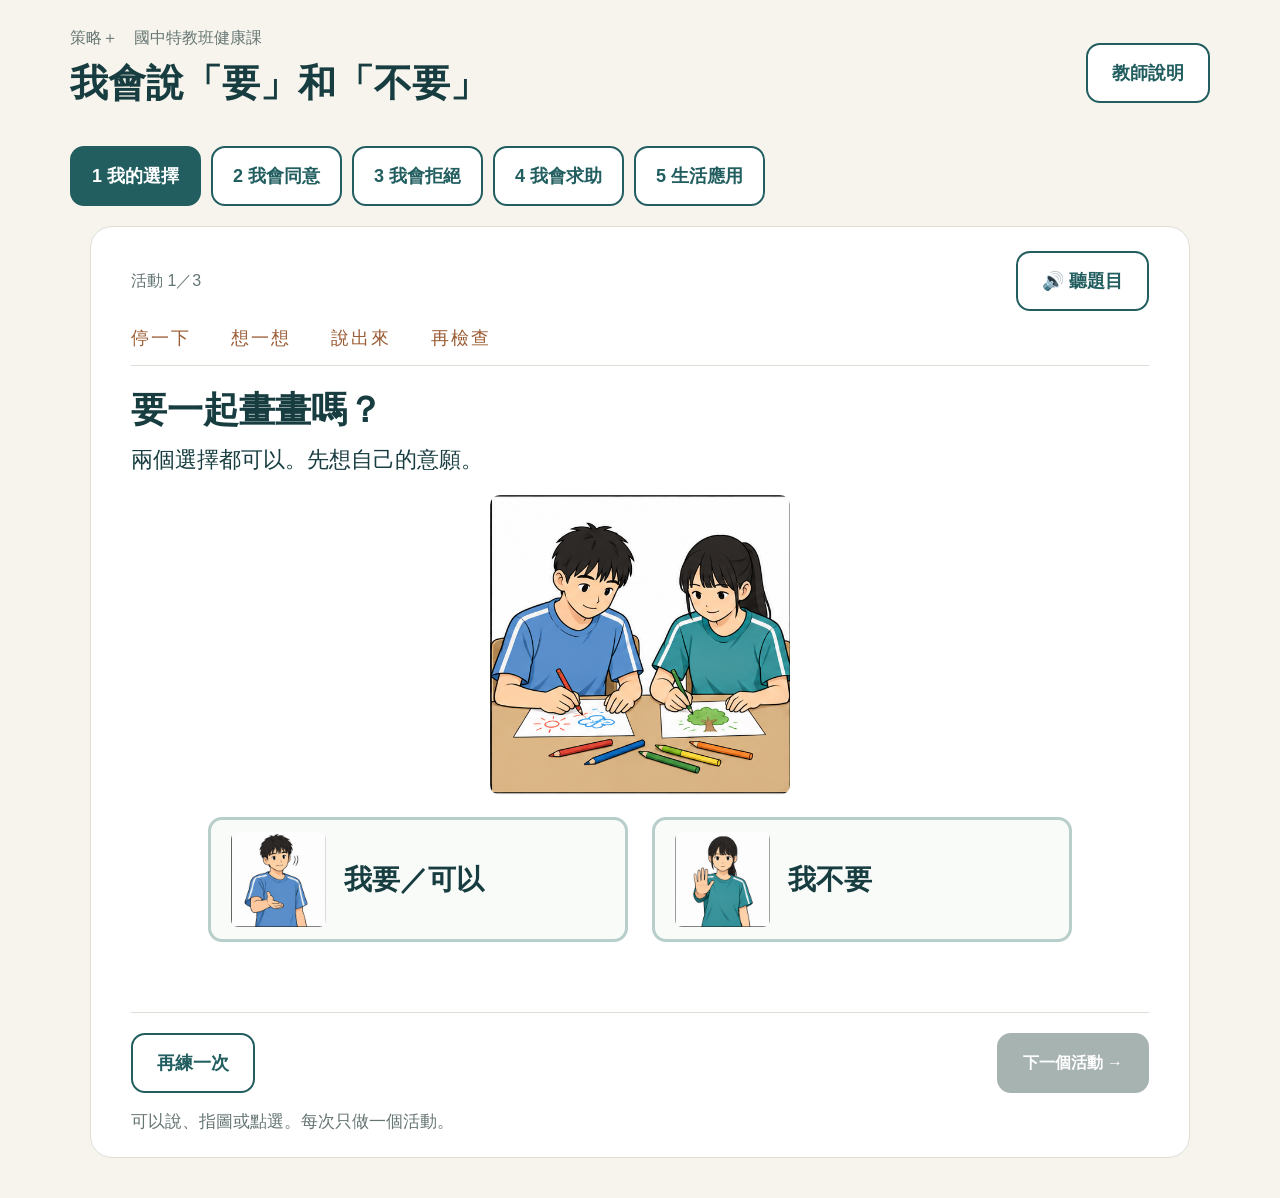
<file: health-choices/index.html>
<!doctype html><html lang="zh-Hant"><head><meta charset="utf-8"><meta name="viewport" content="width=device-width,initial-scale=1"><title>我會說要和不要｜策略＋健康課</title><link rel="stylesheet" href="style.css"></head><body><header><div><small>策略＋　國中特教班健康課</small><h1>我會說「要」和「不要」</h1></div><button id="teacher" class="minor">教師說明</button></header><nav aria-label="五節課" id="lessons"></nav><main><div class="topline"><span id="count"></span><button id="read" class="minor">🔊 聽題目</button></div><div class="strategy">停一下　　想一想　　說出來　　再檢查</div><section aria-labelledby="question"><h2 id="question"></h2><p id="hint"></p><div id="scene" class="scene" role="img"></div><div id="answers"></div><div id="feedback" role="status" aria-live="polite"></div><div class="bottom"><button id="again" class="minor">再練一次</button><button id="next">下一個活動 →</button></div></section><p class="note">可以說、指圖或點選。每次只做一個活動。</p></main><dialog id="guide"><h2>教師使用說明</h2><p>依序使用五節課頁籤。自由選擇題沒有標準答案，接受學生說要或不要；句意練習依角色當下意願提供回饋。</p><p>先用實物及動作教懂同意、拒絕、求助圖意，再使用圖片。可由教師操作，學生以口說、指認或既有AAC回應。等待約5秒，再視需要提示。</p><p>「聽題目」使用裝置內建語音，是否提供中文聲音依瀏覽器而定；無聲時請教師報讀。網站可下載後直接開啟，不需要學生帳號或AI連線。</p><p>求助練習用口語模擬，學生可隨時停止，不做拉扯或真實碰觸。網站回饋不等於實作評量，請依教案另記4次意願、4次尊重及2次求助與提示程度。本頁不儲存學生個資或作答紀錄。</p><button id="close">回到活動</button></dialog><script src="app.js"></script></body></html>
</file>
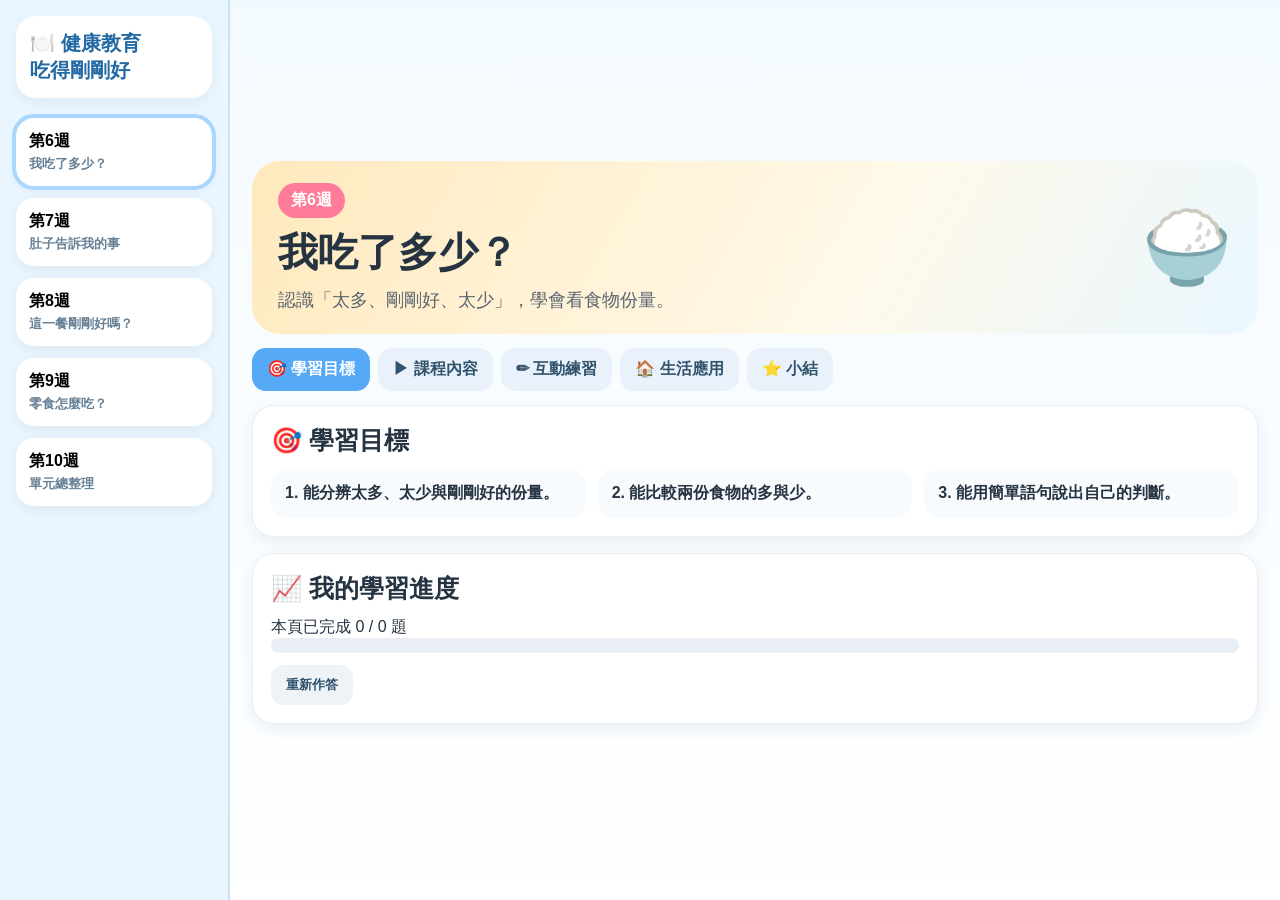
<file: 健康教育_吃得剛剛好.html>
<!DOCTYPE html>
<html lang="zh-Hant">
<head>
<meta charset="UTF-8">
<meta name="viewport" content="width=device-width, initial-scale=1.0">
<title>健康教育｜吃得剛剛好</title>
<style>
:root{
  --blue:#55A9F7;--blue2:#EAF6FF;--green:#60C788;--green2:#ECFAF1;
  --orange:#F6A646;--orange2:#FFF4E5;--pink:#F47B9B;--pink2:#FFF0F5;
  --purple:#9272E9;--purple2:#F4F0FF;--ink:#263442;--muted:#6E7E8D;
}
*{box-sizing:border-box}
body{margin:0;font-family:"Noto Sans TC","Microsoft JhengHei",sans-serif;background:linear-gradient(#F3FAFF,#FFF);color:var(--ink)}
.app{display:grid;grid-template-columns:230px 1fr;min-height:100vh}
aside{background:#EAF6FF;border-right:2px solid #CAE4F5;padding:16px;position:sticky;top:0;height:100vh}
.brand{background:white;border-radius:20px;padding:14px;font-weight:900;color:#2369A4;font-size:20px;box-shadow:0 5px 15px #DCEBF6;margin-bottom:14px}
.week{width:100%;border:0;border-radius:18px;background:white;padding:13px;margin:6px 0;text-align:left;font-size:16px;font-weight:900;cursor:pointer;box-shadow:0 4px 12px #DCE8F1}
.week.active{outline:4px solid #A8D7FF}
.week small{display:block;font-weight:700;color:#668096;margin-top:3px}
main{padding:22px;max-width:1250px;width:100%;margin:auto}
.hero{background:linear-gradient(120deg,#FFE9BD,#FFF9E9 60%,#E9F7FF);border-radius:28px;padding:22px 26px;display:flex;justify-content:space-between;align-items:center;gap:16px}
.hero h1{margin:0;font-size:40px}.hero p{font-size:18px;color:#5B6670;margin:8px 0 0}.hero .icon{font-size:72px}
.badge{display:inline-block;background:#FF7C98;color:white;padding:7px 13px;border-radius:999px;font-weight:900;margin-bottom:7px}
.tabs{display:flex;flex-wrap:wrap;gap:8px;margin:14px 0}
.tab{border:0;border-radius:14px;padding:11px 15px;background:#E9F2FA;color:#31536D;font-size:16px;font-weight:900;cursor:pointer}
.tab.active{background:var(--blue);color:white}
.section{background:white;border:1px solid #E8EEF4;border-radius:22px;padding:18px;margin-bottom:16px;box-shadow:0 5px 16px #E7EEF4}
.section h2{margin:0 0 12px;font-size:25px}
.goalgrid,.cards,.summary{display:grid;grid-template-columns:repeat(3,1fr);gap:12px}
.goal,.card{padding:14px;border-radius:16px;background:#F8FBFE;font-weight:800}
.card .emo{font-size:46px}
.choice{display:grid;gap:9px;margin-top:10px}
.choice button{border:2px solid #DCE6EE;background:white;border-radius:13px;padding:11px;font-size:17px;font-weight:900;text-align:left;cursor:pointer}
.choice button:hover{background:#F7FBFF}
.choice button.ok{background:#EAF8EF;border-color:#4DB87B;color:#147743}
.choice button.no{background:#FFF0F0;border-color:#E37070;color:#B54141}
.feedback{font-weight:900;margin-top:8px;min-height:24px}
.sum{padding:16px;border-radius:18px;text-align:center;font-weight:900}.red{background:#FFF0F0}.green{background:#EAF8EF}.yellow{background:#FFF6DA}
.progressbox{background:#E8EEF4;height:15px;border-radius:999px;overflow:hidden}.bar{height:100%;background:linear-gradient(90deg,#54A9F7,#63C88A);width:0%;transition:.3s}
.toolbar{display:flex;gap:8px;flex-wrap:wrap}.btn{border:0;border-radius:13px;padding:11px 15px;font-weight:900;cursor:pointer}.primary{background:#4E9EEE;color:white}.secondary{background:#EDF3F7;color:#31516C}
.hidden{display:none}
.dragzone{display:grid;grid-template-columns:repeat(3,1fr);gap:10px}
.bucket{min-height:140px;border:3px dashed #C9DDEA;border-radius:16px;padding:10px;background:#FAFCFE}
.bucket h3{margin-top:0}
.dragitems{display:flex;flex-wrap:wrap;gap:10px;margin-bottom:12px}
.dragitem{padding:10px 13px;border-radius:12px;background:#FFF;border:2px solid #D7E3EC;cursor:grab;font-weight:900}
.dragitem.done{opacity:.45}
@media(max-width:850px){.app{grid-template-columns:1fr}aside{position:static;height:auto;display:flex;gap:8px;overflow:auto}.brand{display:none}.week{min-width:190px;margin:0}.goalgrid,.cards,.summary,.dragzone{grid-template-columns:1fr}.hero h1{font-size:31px}.hero .icon{font-size:50px}main{padding:12px}}
</style>
</head>
<body>
<div class="app">
<aside>
  <div class="brand">🍽️ 健康教育<br>吃得剛剛好</div>
  <button class="week active" data-week="6">第6週<small>我吃了多少？</small></button>
  <button class="week" data-week="7">第7週<small>肚子告訴我的事</small></button>
  <button class="week" data-week="8">第8週<small>這一餐剛剛好嗎？</small></button>
  <button class="week" data-week="9">第9週<small>零食怎麼吃？</small></button>
  <button class="week" data-week="10">第10週<small>單元總整理</small></button>
</aside>

<main>
  <div class="hero">
    <div><span class="badge" id="badge">第6週</span><h1 id="title">我吃了多少？</h1><p id="desc">認識太多、剛剛好、太少。</p></div>
    <div class="icon" id="icon">🍚</div>
  </div>
  <div class="tabs">
    <button class="tab active" data-tab="goal">🎯 學習目標</button>
    <button class="tab" data-tab="lesson">▶ 課程內容</button>
    <button class="tab" data-tab="practice">✏ 互動練習</button>
    <button class="tab" data-tab="life">🏠 生活應用</button>
    <button class="tab" data-tab="summary">⭐ 小結</button>
  </div>
  <div id="content"></div>

  <div class="section">
    <h2>📈 我的學習進度</h2>
    <div id="score">已完成 0 題</div>
    <div class="progressbox"><div class="bar" id="bar"></div></div>
    <div class="toolbar" style="margin-top:12px"><button class="btn secondary" onclick="resetAll()">重新作答</button></div>
  </div>
</main>
</div>

<script>
const weeks={
6:{title:"我吃了多少？",desc:"認識「太多、剛剛好、太少」，學會看食物份量。",icon:"🍚",
goals:["能分辨太多、太少與剛剛好的份量。","能比較兩份食物的多與少。","能用簡單語句說出自己的判斷。"],
lesson:`<div class="section"><h2>三種份量</h2><div class="summary">
<div class="sum red">😣<br>太多<br><small>肚子很撐、不舒服</small></div>
<div class="sum green">😊<br>剛剛好<br><small>舒服、有精神</small></div>
<div class="sum yellow">😟<br>太少<br><small>還很餓、沒力氣</small></div></div></div>`,
practice:[
["6a","🍚 一大碗飯，比較接近？",["太多","剛剛好","太少"],"太多"],
["6b","🍚 一碗適量的飯，比較接近？",["太多","剛剛好","太少"],"剛剛好"],
["6c","🍚 碗裡只有一點飯，比較接近？",["太多","剛剛好","太少"],"太少"]],
life:[["6d","午餐拿到很大一盤飯菜，你可以怎麼做？",["全部吃完","先吃適量，再感覺肚子","再多拿一盤"],"先吃適量，再感覺肚子"]],
summary:["我會分辨份量","太多／剛剛好／太少","吃飯前先看看份量。"]},

7:{title:"肚子告訴我的事",desc:"把吃的份量和身體感覺連起來。",icon:"🫃",
goals:["能辨識吃完後常見的身體感覺。","能把飲食份量與身體感覺配對。","能依身體感覺選擇下一步行動。"],
lesson:`<div class="section"><h2>身體感覺小圖鑑</h2><div class="cards">
<div class="card"><div class="emo">😣</div><b>肚子很撐、不舒服</b><p>常出現在吃太多之後。</p></div>
<div class="card"><div class="emo">😊</div><b>很舒服、有精神</b><p>常出現在吃得剛剛好之後。</p></div>
<div class="card"><div class="emo">😟</div><b>還很餓、沒力氣</b><p>常出現在吃太少之後。</p></div></div></div>`,
practice:[
["7a","吃太多後，最接近哪種感覺？",["肚子很撐、不舒服","很舒服、有精神","還很餓、沒力氣"],"肚子很撐、不舒服"],
["7b","吃得剛剛好後，最接近哪種感覺？",["肚子很撐、不舒服","很舒服、有精神","還很餓、沒力氣"],"很舒服、有精神"],
["7c","吃太少後，最接近哪種感覺？",["肚子很撐、不舒服","很舒服、有精神","還很餓、沒力氣"],"還很餓、沒力氣"],
["7d","我肚子很撐，接下來怎麼做？",["先休息，不再繼續吃","再吃很多","再喝大杯含糖飲料"],"先休息，不再繼續吃"]],
life:[
["7e","放學後還很餓、沒力氣，可以怎麼做？",["吃一份適量點心","什麼都不吃","一次吃很多零食"],"吃一份適量點心"],
["7f","午餐後覺得舒服、有精神，接下來？",["繼續一直吃","停止進食，記住這種感覺","再拿一份"],"停止進食，記住這種感覺"]],
summary:["我會聽身體說話","撐＝太多；舒服＝剛剛好；還餓＝太少","吃完後先停一下，感覺自己的身體。"]},

8:{title:"這一餐剛剛好嗎？",desc:"比較早餐、午餐、晚餐與點心，做較合適的選擇。",icon:"🍱",
goals:["能比較兩份餐點的份量。","能在生活情境中選出較合適的餐點。","能說出簡單的選擇理由。"],
lesson:`<div class="section"><h2>一餐可以看三件事</h2><div class="cards">
<div class="card"><div class="emo">🍚</div><b>份量</b><p>不是越多越好，也不是越少越好。</p></div>
<div class="card"><div class="emo">🥦</div><b>種類</b><p>可以有主食、蛋白質和蔬菜。</p></div>
<div class="card"><div class="emo">🙂</div><b>身體感覺</b><p>吃完舒服、有精神，是重要線索。</p></div></div></div>`,
practice:[
["8a","早餐哪一份較合適？",["只有一片吐司","吐司＋蛋＋牛奶"],"吐司＋蛋＋牛奶"],
["8b","午餐哪一份較合適？",["少量飯＋少量肉","飯＋肉／魚＋蔬菜"],"飯＋肉／魚＋蔬菜"],
["8c","點心哪一份較合適？",["一大盤餅乾","少量水果或適量點心"],"少量水果或適量點心"]],
life:[
["8d","放學後有點餓，你會選？",["香蕉＋鮮奶","洋芋片＋可樂"],"香蕉＋鮮奶"],
["8e","中午要吃飯，你會選？",["飯、肉和蔬菜","蛋糕、甜甜圈和杯子蛋糕"],"飯、肉和蔬菜"]],
summary:["我會選一餐","看份量、種類，也看身體感覺","選擇不是只看喜歡吃什麼。"]},

9:{title:"零食怎麼吃？",desc:"零食可以吃，重點是份量與選擇。",icon:"🍪",
goals:["能辨識一次吃很多和適量的差別。","能在兩種零食份量中選較合適的方式。","能在生活情境中選較健康的點心或飲料。"],
lesson:`<div class="section"><h2>零食三個小提醒</h2><div class="cards">
<div class="card"><div class="emo">✋</div><b>先拿適量</b><p>不要整包直接一直吃。</p></div>
<div class="card"><div class="emo">💧</div><b>口渴先喝水</b><p>白開水適合日常補充水分。</p></div>
<div class="card"><div class="emo">🍌</div><b>先想一想</b><p>真的餓時，也可以選水果或鮮奶。</p></div></div></div>`,
practice:[
["9a","餅乾怎麼吃較適量？",["一次整包吃完","先拿少量來吃"],"先拿少量來吃"],
["9b","洋芋片怎麼吃較適量？",["整包吃完","拿一小碗"],"拿一小碗"],
["9c","巧克力怎麼吃較適量？",["一次吃很多塊","吃少量"],"吃少量"],
["9d","飲料怎麼選較適合？",["大杯含糖飲料","白開水或少量飲料"],"白開水或少量飲料"]],
life:[
["9e","放學後有點餓，你會選？",["香蕉＋鮮奶","洋芋片＋可樂"],"香蕉＋鮮奶"],
["9f","看電視想吃點心，你會選？",["少量餅乾","一整包零食"],"少量餅乾"],
["9g","口渴了，你會選？",["白開水","大杯含糖飲料"],"白開水"]],
summary:["我會聰明吃零食","適量、先想一下、口渴先喝水","零食可以吃，但不要一次吃太多。"]},

10:{title:"單元總整理：吃得剛剛好",desc:"把份量、身體感覺、餐點與零食選擇整合起來。",icon:"👑",
goals:["能分辨太多、剛剛好與太少。","能依身體感覺判斷飲食份量。","能在餐點與零食情境中做較合適的選擇。"],
lesson:`<div class="section"><h2>這個單元，我學了四件事</h2><div class="cards">
<div class="card"><div class="emo">🍚</div><b>看份量</b><p>太多、剛剛好、太少。</p></div>
<div class="card"><div class="emo">🙂</div><b>感覺身體</b><p>撐、舒服、還餓。</p></div>
<div class="card"><div class="emo">🍱</div><b>選餐點</b><p>看份量、種類和感覺。</p></div>
<div class="card"><div class="emo">🍪</div><b>選零食</b><p>適量，不一次吃太多。</p></div></div></div>`,
practice:[
["10a","大份漢堡、薯條、飲料一次吃完，較接近？",["太多","剛剛好","太少"],"太多"],
["10b","適量飯、肉和蔬菜，吃完舒服，較接近？",["太多","剛剛好","太少"],"剛剛好"],
["10c","只有一小口飯，吃完還很餓，較接近？",["太多","剛剛好","太少"],"太少"],
["10d","點心怎麼選較好？",["少量餅乾","一大包零食"],"少量餅乾"],
["10e","口渴時怎麼選？",["白開水","大杯含糖飲料"],"白開水"]],
life:[
["10f","午餐後覺得舒服、有精神，這代表？",["太多","剛剛好","太少"],"剛剛好"],
["10g","吃完零食後肚子很撐，下次怎麼做？",["少拿一點","拿更多","一樣多"],"少拿一點"]],
summary:["我會分辨份量","我會聽身體的感覺","我會選較適合的餐點與點心"]}};

let currentWeek=6,currentTab="goal",done=new Set(),total=0;

function qBlock(q){
 const [id,prompt,ops,ans]=q;
 return `<div class="section question" data-id="${id}" data-answer="${ans}"><h2>${prompt}</h2><div class="choice">${ops.map(o=>`<button onclick="answerQ(this)">${o}</button>`).join("")}</div><div class="feedback"></div></div>`;
}
function render(){
 const w=weeks[currentWeek];
 badge.textContent=`第${currentWeek}週`;title.textContent=w.title;desc.textContent=w.desc;icon.textContent=w.icon;
 document.querySelectorAll(".week").forEach(b=>b.classList.toggle("active",+b.dataset.week===currentWeek));
 document.querySelectorAll(".tab").forEach(b=>b.classList.toggle("active",b.dataset.tab===currentTab));
 let html="";
 if(currentTab==="goal") html=`<div class="section"><h2>🎯 學習目標</h2><div class="goalgrid">${w.goals.map((g,i)=>`<div class="goal">${i+1}. ${g}</div>`).join("")}</div></div>`;
 if(currentTab==="lesson") html=w.lesson;
 if(currentTab==="practice") html=w.practice.map(qBlock).join("");
 if(currentTab==="life") html=w.life.map(qBlock).join("");
 if(currentTab==="summary") html=`<div class="section"><h2>⭐ 小結</h2><div class="cards">${w.summary.map((s,i)=>`<div class="card"><div class="emo">${["✅","🧠","🌟"][i]}</div><b>${s}</b></div>`).join("")}</div></div>`;
 content.innerHTML=html;
 calcTotal();
}
function answerQ(btn){
 const box=btn.closest(".question"),ans=box.dataset.answer;
 box.querySelectorAll("button").forEach(b=>b.disabled=true);
 const fb=box.querySelector(".feedback");
 if(btn.textContent===ans){btn.classList.add("ok");fb.textContent="答對了！👍";}
 else{btn.classList.add("no");fb.textContent=`再想一想。正確答案是：${ans}`;box.querySelectorAll("button").forEach(b=>{if(b.textContent===ans)b.classList.add("ok")})}
 done.add(box.dataset.id);updateProgress();
}
function calcTotal(){
 total=[...document.querySelectorAll(".question")].length;
 updateProgress();
}
function updateProgress(){
 const visible=[...document.querySelectorAll(".question")].map(x=>x.dataset.id);
 const completed=visible.filter(id=>done.has(id)).length;
 score.textContent=`本頁已完成 ${completed} / ${total} 題`;
 bar.style.width=total?`${completed/total*100}%`:"0%";
}
function resetAll(){done.clear();render();}
document.querySelectorAll(".week").forEach(b=>b.onclick=()=>{currentWeek=+b.dataset.week;currentTab="goal";render()});
document.querySelectorAll(".tab").forEach(b=>b.onclick=()=>{currentTab=b.dataset.tab;render()});
render();
</script>
</body>
</html>
</file>
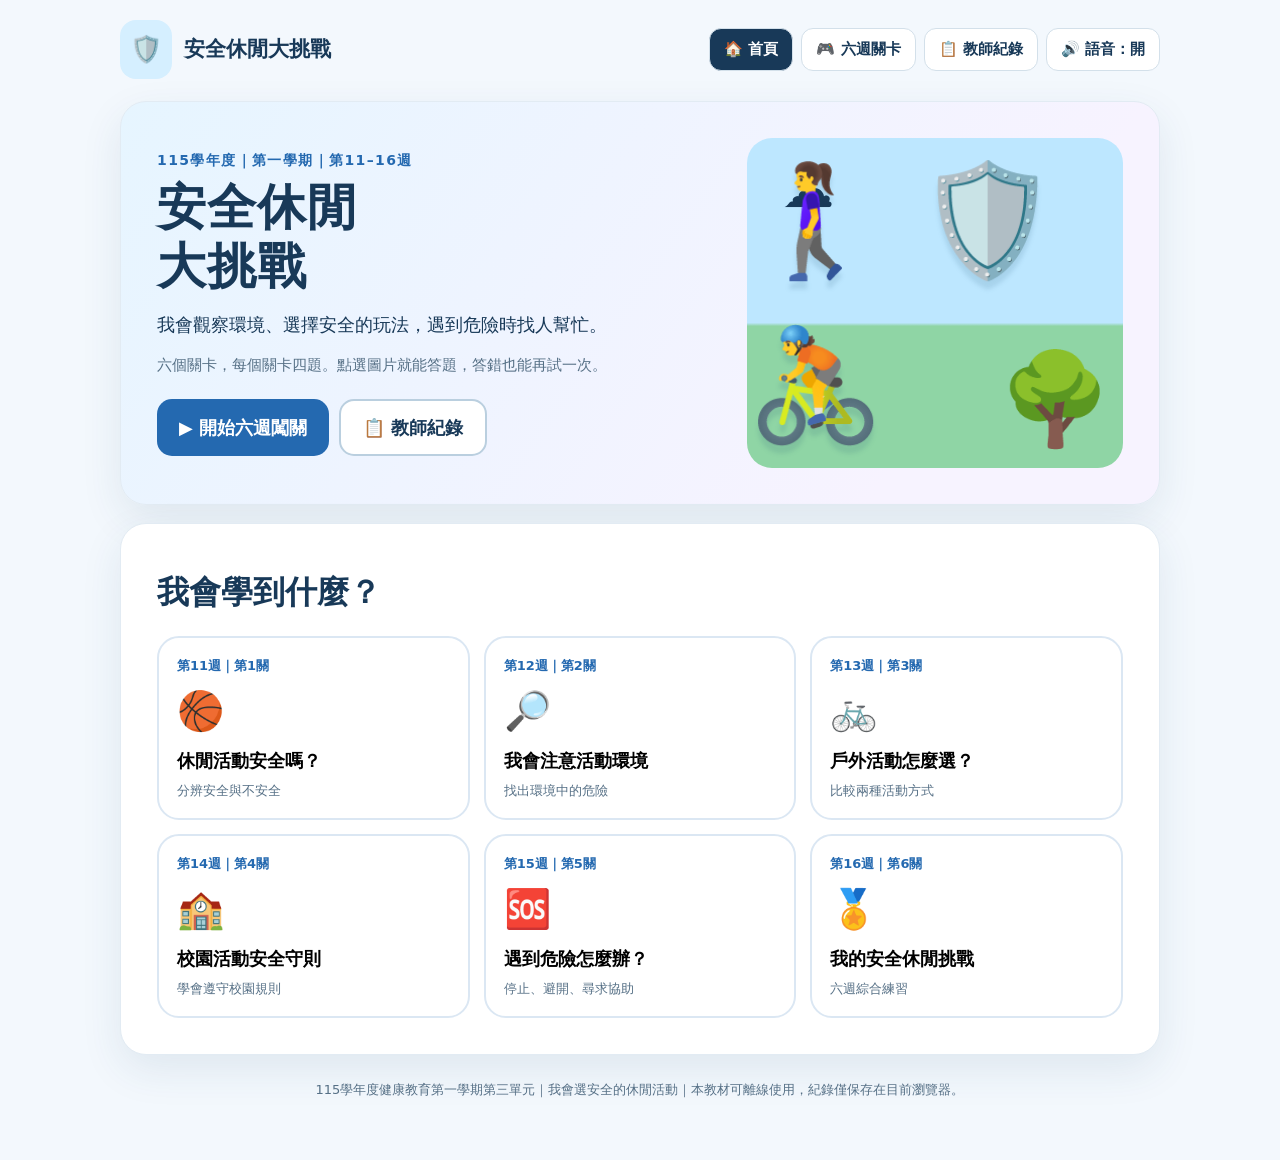
<file: 健康教育_安全休閒大挑戰.html>
<!doctype html>
<html lang="zh-Hant">
<head>
<meta charset="utf-8"><meta name="viewport" content="width=device-width,initial-scale=1">
<title>安全休閒大挑戰｜健康教育第三單元</title>
<style>
:root{--ink:#183958;--muted:#567086;--blue:#2469b0;--cyan:#dff4ff;--lav:#eee9ff;--bg:#f3f8fd;--green:#147d53;--red:#bb4453;--line:#d3e0ea;--shadow:0 15px 42px #21466518}*{box-sizing:border-box}body{margin:0;background:var(--bg);color:var(--ink);font-family:"Noto Sans TC","Microsoft JhengHei",system-ui,sans-serif;font-size:18px;line-height:1.5}button,input,select,textarea{font:inherit}button{cursor:pointer}button:focus-visible,input:focus-visible,textarea:focus-visible{outline:4px solid #f6a824;outline-offset:3px}.shell{max-width:1080px;margin:auto;padding:20px 20px 60px}header{display:flex;align-items:center;justify-content:space-between;gap:12px;flex-wrap:wrap;margin-bottom:22px}.brand{display:flex;align-items:center;gap:12px;font-weight:900;font-size:21px}.logo{background:#d5efff;padding:10px;border-radius:16px;font-size:26px}.tabs{display:flex;gap:8px;flex-wrap:wrap}.smallbtn{border:1.5px solid var(--line);padding:9px 14px;border-radius:12px;background:white;color:var(--ink);font-size:15px;font-weight:800}.smallbtn.active{background:var(--ink);color:white}.panel{background:white;border:1px solid #e2ebf3;border-radius:26px;box-shadow:var(--shadow);padding:clamp(20px,4vw,36px)}h1{font-size:clamp(29px,5vw,49px);line-height:1.2;margin:8px 0 14px;letter-spacing:.02em}h2{font-size:clamp(25px,3vw,32px);margin:8px 0 12px}p{margin:8px 0 16px}.eyebrow{font-size:14px;font-weight:900;color:var(--blue);letter-spacing:.1em}.muted{color:var(--muted)}.hero{background:linear-gradient(125deg,#e6f5ff,#f7f3ff 78%);display:grid;grid-template-columns:1.2fr .8fr;gap:26px;align-items:center}.heroart{min-height:230px;border-radius:25px;background:linear-gradient(#bde7ff 0 56%,#8fd5a5 57%);display:flex;align-items:center;justify-content:center;position:relative;overflow:hidden}.heroart span{font-size:clamp(60px,10vw,110px);filter:drop-shadow(0 8px 2px #1c507322)}.heroart:before{content:'☁️';position:absolute;top:12px;left:35px;font-size:52px}.heroart:after{content:'🌳';position:absolute;right:12px;bottom:2px;font-size:90px}.btn{background:var(--blue);color:white;border:0;border-radius:15px;padding:13px 22px;min-height:51px;font-weight:900}.btn.secondary{background:white;color:var(--ink);border:2px solid #bacfdf}.btn.green{background:var(--green)}.btn:disabled{opacity:.5;cursor:not-allowed}.actions{display:flex;gap:10px;flex-wrap:wrap;margin-top:22px}.sectionhead{display:flex;justify-content:space-between;align-items:center;gap:12px;flex-wrap:wrap}.levels{display:grid;grid-template-columns:repeat(3,1fr);gap:14px;margin-top:20px}.level{border:2px solid #dbe7f3;background:#fff;border-radius:22px;padding:18px;text-align:left;display:flex;flex-direction:column;gap:7px;min-height:175px}.level:hover{border-color:#4f9ede}.level .num{font-size:13px;color:var(--blue);font-weight:900}.level .emoji{font-size:38px}.level strong{font-size:18px}.level .sub{font-size:13px;color:var(--muted)}.level .done{color:var(--green);font-size:13px;font-weight:900}.progress{height:12px;background:#e3edf5;border-radius:20px;overflow:hidden}.progress>div{height:100%;background:linear-gradient(90deg,#3a9bda,#3cbd92);transition:width .25s}.quiz-top{display:flex;justify-content:space-between;align-items:center;gap:12px;margin-bottom:12px;flex-wrap:wrap}.chip{background:#e4f1ff;color:#245b90;font-weight:900;font-size:14px;padding:7px 12px;border-radius:20px}.prompt{font-size:clamp(22px,3.5vw,32px);font-weight:900;margin:20px 0 16px;line-height:1.4}.hint{background:#f2f7fc;padding:13px 16px;border-radius:14px;color:#395775;font-size:16px;margin-bottom:16px}.choices{display:grid;grid-template-columns:repeat(2,1fr);gap:14px}.choices.four{grid-template-columns:repeat(2,1fr)}.choice{border:3px solid #d8e5ee;background:white;border-radius:22px;padding:12px;text-align:center;min-height:190px;display:flex;flex-direction:column;align-items:center;justify-content:center;gap:9px}.choice:hover{border-color:#61a7dc}.choice.selected{border-color:#2469b0;background:#edf7ff}.choice.right{border-color:#24a16d;background:#ecfbf3}.choice.wrong{border-color:#c76a6a;background:#fff0f0}.choice .pic{width:100%;height:115px;border-radius:13px;display:flex;justify-content:center;align-items:center;font-size:clamp(47px,7vw,74px);background:linear-gradient(#e0f5ff 55%,#dff2d8 55%);position:relative;overflow:hidden}.choice .pic span{z-index:1;filter:drop-shadow(0 4px 2px #16364e19)}.choice strong{font-size:clamp(17px,2.3vw,22px)}.choice .tick{color:#557087;font-weight:800;font-size:15px}.choice.selected .tick{color:#0d639a}.feedback{margin-top:17px;padding:17px 20px;border-radius:18px;font-weight:800}.feedback.good{background:#e0f7e8;color:#12623f}.feedback.retry{background:#fff1d8;color:#8d5619}.feedback .detail{font-size:16px;font-weight:500;margin-top:5px}.scene{background:linear-gradient(#cceefd 0 55%,#d5ead2 55%);border:3px solid #d4e3eb;border-radius:24px;min-height:315px;position:relative;overflow:hidden;margin:15px 0}.scene:after{content:'';position:absolute;bottom:0;height:25%;width:100%;background:repeating-linear-gradient(90deg,#d9dee2 0 68px,#c1c9d1 69px 71px);opacity:.9}.scene .s-title{position:absolute;top:12px;left:15px;padding:5px 12px;border-radius:9px;background:#ffffffdd;font-weight:900;z-index:2}.hotspot{position:absolute;z-index:3;border:3px solid #718da0;background:#fffffff0;border-radius:20px;min-width:100px;padding:13px 14px;display:flex;flex-direction:column;align-items:center;gap:4px;color:#163955;font-weight:900;box-shadow:0 5px 10px #26516e22}.hotspot span{font-size:47px;line-height:1.15}.hotspot.found{background:#ffecb4;border-color:#f5a623}.hotspot.safe{background:#e9f8e9;border-color:#73c89e}.hotspot[data-i="0"]{top:22%;left:6%}.hotspot[data-i="1"]{top:22%;right:6%}.hotspot[data-i="2"]{bottom:13%;left:7%}.hotspot[data-i="3"]{bottom:13%;right:7%}.hotspot small{font-size:14px}.notice{padding:12px 16px;background:#fff8e7;border-left:5px solid #efad36;border-radius:12px;font-size:16px}.stepbar{display:flex;gap:6px;margin-top:15px}.stepbar div{height:8px;flex:1;border-radius:12px;background:#e1eaf3}.stepbar .filled{background:#5ca8d5}.field{display:flex;flex-direction:column;gap:6px;margin-bottom:16px}.field label{font-weight:900;font-size:16px}.field input,.field select,.field textarea{border:2px solid #cfdde9;border-radius:12px;padding:12px;background:white;width:100%;color:var(--ink)}.field textarea{min-height:85px}.columns{display:grid;grid-template-columns:1fr 1fr;gap:20px}.stats{display:grid;grid-template-columns:repeat(3,1fr);gap:10px;margin:16px 0}.stat{background:#eff6fb;border-radius:15px;padding:14px;text-align:center}.stat b{font-size:28px;display:block}.stat small{color:var(--muted)}.record{border:1px solid #dae7f1;border-radius:15px;padding:15px;margin-top:10px;background:#fff}.record .row{display:flex;justify-content:space-between;gap:10px;flex-wrap:wrap}.empty{text-align:center;padding:32px;color:var(--muted)}.teacher-head{background:#eaf3fc;border-radius:16px;padding:15px;margin:10px 0 18px}.footer{font-size:13px;text-align:center;color:var(--muted);padding-top:25px}.hidden{display:none!important}.statusline{font-size:14px;color:var(--muted)}.mini{font-size:15px}.flag{display:inline-block;background:#fff2d5;padding:5px 10px;border-radius:11px;font-size:14px;font-weight:900}@media(max-width:680px){.hero{grid-template-columns:1fr}.heroart{min-height:175px}.levels{grid-template-columns:1fr 1fr}.panel{border-radius:18px;padding:18px}.choice{min-height:165px;padding:8px}.choice .pic{height:95px}.scene{min-height:365px}.hotspot{min-width:105px;padding:8px}.hotspot span{font-size:39px}.columns{grid-template-columns:1fr}.stats{grid-template-columns:repeat(3,1fr)}}@media(max-width:400px){.levels{grid-template-columns:1fr}.choice strong{font-size:16px}.hotspot{min-width:88px;padding:7px}.hotspot span{font-size:35px}.hotspot small{font-size:12px}}
</style>
</head>
<body><div class="shell">
<header><div class="brand"><div class="logo">🛡️</div><span>安全休閒大挑戰</span></div><nav class="tabs"><button class="smallbtn" id="tab-home" onclick="go('home')">🏠 首頁</button><button class="smallbtn" id="tab-levels" onclick="go('levels')">🎮 六週關卡</button><button class="smallbtn" id="tab-teacher" onclick="go('teacher')">📋 教師紀錄</button><button class="smallbtn" id="tab-audio" onclick="toggleAudio()">🔊 語音：開</button></nav></header>
<main id="view" aria-live="polite"></main><footer class="footer">115學年度健康教育第一學期第三單元｜我會選安全的休閒活動｜本教材可離線使用，紀錄僅保存在目前瀏覽器。</footer>
</div><script>
const units=[
{title:'休閒活動安全嗎？',week:11,icon:'🏀',sub:'分辨安全與不安全',questions:[
{type:'multi',ask:'請選出安全的休閒活動。',desc:'可以選不只一張圖片。',opts:[['🏀','在操場打球'],['🚗🏃','在馬路追跑'],['🚶🌳','在公園散步'],['💦🏃','在濕滑地面奔跑']],ok:[0,2],why:'在安全的操場打球、公園步道散步較安全；不要在馬路追跑或濕滑地面奔跑。'},
{type:'single',ask:'走路時，哪一個比較安全？',opts:[['🚶🌿','在步道慢慢走'],['🧗','跨越欄杆玩']],ok:[0],why:'走步道、慢慢走，不跨越欄杆。'},
{type:'single',ask:'活動開始前，我要先做什麼？',opts:[['👀','先觀察環境'],['🏃💨','不看地面直接跑']],ok:[0],why:'先看地面和周圍有沒有危險。'},
{type:'single',ask:'看到有人在樓梯推擠，我會怎麼做？',opts:[['🛑','不跟著推擠'],['🤼','也一起推擠']],ok:[0],why:'樓梯上推擠容易跌倒，要保持安全距離。'}]},
{title:'我會注意活動環境',week:12,icon:'🔎',sub:'找出環境中的危險',questions:[
{type:'hotspot',ask:'找一找：校園裡哪些地方有危險？',desc:'請點選所有危險的地方。',opts:[['💧','地上有水'],['🎒','走道有書包'],['🌳','安全的步道'],['🧱','樓梯破損']],ok:[0,1,3],why:'地上有水、走道有障礙物、樓梯破損，都需要注意並避開。'},
{type:'single',ask:'地上有水時，怎麼走比較安全？',opts:[['👣↪️','先繞開濕滑處'],['🏃💦','直接跑過去']],ok:[0],why:'看到濕滑地面，先停下來並繞開。'},
{type:'single',ask:'走道中間有書包，該怎麼辦？',opts:[['🚶↪️','繞開並提醒老師'],['🏃🎒','直接跨過去奔跑']],ok:[0],why:'避開障礙物，必要時告訴老師。'},
{type:'single',ask:'活動前，哪種做法正確？',opts:[['👀🏫','先看周圍環境'],['🙈','不看直接玩']],ok:[0],why:'先觀察環境，才能選擇安全的位置。'}]},
{title:'戶外活動怎麼選？',week:13,icon:'🚲',sub:'比較兩種活動方式',questions:[
{type:'single',ask:'騎腳踏車時，哪一個比較安全？',opts:[['🚴🪖','戴安全帽騎車'],['🚴','不戴安全帽騎車']],ok:[0],why:'騎腳踏車應戴合適的安全帽，保護頭部。'},
{type:'single',ask:'想玩球，哪裡比較安全？',opts:[['⚽🌳','在空地或球場玩'],['⚽🚗','在車道玩球']],ok:[0],why:'玩球要選擇適合的空地或球場，遠離車道。'},
{type:'single',ask:'開始運動前應該怎麼做？',opts:[['🙆','先暖身再運動'],['🏃💨','直接用力猛跑']],ok:[0],why:'先做適當暖身，再開始運動。'},
{type:'single',ask:'靠近河邊時，哪一個比較安全？',opts:[['🚶','走安全步道'],['🏃🌊','在岸邊追跑']],ok:[0],why:'水邊不要追逐、推擠，應走安全路線。'}]},
{title:'校園活動安全守則',week:14,icon:'🏫',sub:'學會遵守校園規則',questions:[
{type:'multi',ask:'下列哪些是安全的校園行為？',desc:'可以選不只一張圖片。',opts:[['🪜🤝','走樓梯扶扶手'],['🚶','走廊慢慢走'],['🤼','下課推來推去'],['🏃🏫','在教室奔跑']],ok:[0,1],why:'樓梯扶好扶手、走廊慢慢走，不在教室奔跑或互相推擠。'},
{type:'single',ask:'上下樓梯，哪一個比較安全？',opts:[['🪜','慢慢走、扶扶手'],['🦘','一次跳很多階']],ok:[0],why:'上下樓梯要慢慢走，並使用扶手。'},
{type:'single',ask:'下課要喝水，應該怎麼做？',opts:[['🚶🚰','排隊等候'],['🏃🚰','衝去插隊']],ok:[0],why:'依序排隊，注意自己與同學的安全。'},
{type:'single',ask:'老師說明活動規則時，我要？',opts:[['👂','先聽再做'],['🎮','不聽就開始']],ok:[0],why:'先聽清楚活動規則再開始。'}]},
{title:'遇到危險怎麼辦？',week:15,icon:'🆘',sub:'停止、避開、尋求協助',questions:[
{type:'single',ask:'球滾到車道上，我要怎麼辦？',opts:[['🛑🙋','先停下來，找大人幫忙'],['🏃🚗','直接衝去撿球']],ok:[0],why:'不能直接衝進車道，先停下並找大人協助。'},
{type:'single',ask:'朋友跌倒受傷，我要怎麼做？',opts:[['🧑‍🏫','告訴老師，請求協助'],['🙈','當作沒看到']],ok:[0],why:'看見別人受傷，應立即告訴老師或可信任的大人。'},
{type:'single',ask:'遊樂設施壞了，哪一個比較安全？',opts:[['🚫','停止使用並告訴老師'],['🛝','繼續玩']],ok:[0],why:'損壞的設施不要使用，應找大人處理。'},
{type:'single',ask:'需要協助時，可以說哪句話？',opts:[['🙋','老師，我需要幫忙。'],['🤐','不說話，也不求助']],ok:[0],why:'用簡短的話表達需求，例如「老師，我需要幫忙」。'}]},
{title:'我的安全休閒挑戰',week:16,icon:'🏅',sub:'六週綜合練習',questions:[
{type:'multi',ask:'最後挑戰：哪些做法是安全的？',desc:'選出所有安全的做法。',opts:[['🚶','在步道慢慢走'],['💦🏃','在濕地奔跑'],['🛑','看到危險先停下來'],['🤼','在樓梯上推人']],ok:[0,2],why:'安全的行動是慢慢走、先停下來確認危險。'},
{type:'single',ask:'看到濕滑地面，我會？',opts:[['👀↪️','先觀察再繞開'],['🏃💦','直接跑過去']],ok:[0],why:'要避開濕滑地面。'},
{type:'single',ask:'朋友在活動時受傷，我會？',opts:[['🙋‍♀️🧑‍🏫','找老師幫忙'],['🤫','自己亂處理']],ok:[0],why:'要立即尋求大人協助，避免自行做不安全的處理。'},
{type:'single',ask:'施工區旁，我會？',opts:[['🚧↩️','不要靠近'],['🏗️','走進去玩']],ok:[0],why:'施工區存在危險，不可以擅自靠近或進入。'}]}
];
let state={page:'home',level:0,q:0,selected:[],checked:false,attempt:0,audio:true,session:null};
const view=document.getElementById('view');const STORE='safetyChallengeRecordsV1';let records=[];try{records=JSON.parse(localStorage.getItem(STORE)||'[]')}catch(e){records=[]}
function save(){try{localStorage.setItem(STORE,JSON.stringify(records))}catch(e){alert('瀏覽器無法儲存紀錄。請改用匯出CSV保留資料。')}}
const esc=s=>String(s??'').replace(/[&<>"']/g,c=>({'&':'&amp;','<':'&lt;','>':'&gt;','"':'&quot;',"'":'&#39;'}[c]));
function speak(text){if(!state.audio||!('speechSynthesis' in window))return;window.speechSynthesis.cancel();let u=new SpeechSynthesisUtterance(text);u.lang='zh-TW';u.rate=.85;window.speechSynthesis.speak(u)}
function toggleAudio(){state.audio=!state.audio;document.getElementById('tab-audio').innerText=state.audio?'🔊 語音：開':'🔇 語音：關';if(!state.audio&&'speechSynthesis'in window)window.speechSynthesis.cancel()}
function go(page){state.page=page;render();scrollTo({top:0,behavior:'smooth'})}
function render(){for(const n of ['home','levels','teacher'])document.getElementById('tab-'+n).classList.toggle('active',state.page===n);if(state.page==='home')home();else if(state.page==='levels')levels();else if(state.page==='quiz')quiz();else if(state.page==='finish')finish();else teacher()}
function home(){view.innerHTML=`<section class="panel hero"><div><div class="eyebrow">115學年度｜第一學期｜第11–16週</div><h1>安全休閒<br>大挑戰</h1><p>我會觀察環境、選擇安全的玩法，遇到危險時找人幫忙。</p><p class="muted mini">六個關卡，每個關卡四題。點選圖片就能答題，答錯也能再試一次。</p><div class="actions"><button class="btn" onclick="go('levels')">▶ 開始六週闖關</button><button class="btn secondary" onclick="go('teacher')">📋 教師紀錄</button></div></div><div class="heroart" aria-hidden="true"><span>🚶‍♀️ 🛡️ 🚴</span></div></section><section class="panel" style="margin-top:18px"><h2>我會學到什麼？</h2><div class="levels">${units.map((u,i)=>`<button class="level" onclick="start(${i})"><span class="num">第${u.week}週｜第${i+1}關</span><span class="emoji">${u.icon}</span><strong>${u.title}</strong><span class="sub">${u.sub}</span></button>`).join('')}</div></section>`}
function levels(){view.innerHTML=`<section class="panel"><div class="sectionhead"><div><div class="eyebrow">六週課程</div><h1>選擇學習關卡</h1></div><span class="chip">每關4題・可重複挑戰</span></div><p class="muted">教師可以依教學週次選關，不需按順序過關。完成後可記錄學生的提示程度。</p><div class="levels">${units.map((u,i)=>`<button class="level" onclick="start(${i})"><span class="num">第${u.week}週｜第${i+1}關</span><span class="emoji">${u.icon}</span><strong>${u.title}</strong><span class="sub">${u.sub}</span></button>`).join('')}</div></section>`}
function start(i){state.level=i;state.q=0;state.selected=[];state.checked=false;state.attempt=0;state.session={correctFirst:0,attempts:0,completed:0,started:new Date().toISOString()};state.page='quiz';render();speak(units[i].title+'。'+units[i].questions[0].ask)}
function select(i){if(state.checked)return;let q=units[state.level].questions[state.q];if(q.type==='single')state.selected=[i];else state.selected=state.selected.includes(i)?state.selected.filter(n=>n!==i):[...state.selected,i];quiz(false)}
function check(){const q=units[state.level].questions[state.q];if(!state.selected.length)return;state.attempt++;state.session.attempts++;const pass=state.selected.length===q.ok.length&&state.selected.every(n=>q.ok.includes(n));state.checked=pass;if(pass){if(state.attempt===1)state.session.correctFirst++;state.session.completed++;speak('答對了。'+q.why)}else{speak('再試一次。'+(q.type==='single'?'想想哪個比較安全。':'請再找找看。'))}quiz(false,!pass)}
function speakQuestion(){speak(units[state.level].questions[state.q].ask)}
function next(){if(!state.checked)return;if(state.q===3){state.page='finish';render();speak('恭喜完成本週安全挑戰')}else{state.q++;state.selected=[];state.checked=false;state.attempt=0;render();speak(units[state.level].questions[state.q].ask)}}
function quiz(initial=true,incorrect=false){const u=units[state.level],q=u.questions[state.q];const isMulti=q.type!=='single';view.innerHTML=`<section class="panel"><div class="quiz-top"><span class="chip">${u.icon} 第${u.week}週・${esc(u.title)}</span><button class="smallbtn" onclick="go('levels')">離開關卡</button></div><div class="progress"><div style="width:${(state.q+(state.checked?1:0))*25}%"></div></div><div class="statusline" style="margin-top:8px">第 ${state.q+1} 題 / 共 4 題</div><h2 class="prompt">${esc(q.ask)} <button class="smallbtn" onclick="speakQuestion()" aria-label="朗讀題目">🔊 聽題目</button></h2><div class="hint">${esc(q.desc|| (isMulti?'點選所有符合的圖片，再按「確認答案」。':'點選一張圖片，再按「確認答案」。'))}</div>${q.type==='hotspot'?`<div class="scene"><span class="s-title">🏫 校園安全觀察</span>${q.opts.map((o,i)=>`<button class="hotspot ${state.selected.includes(i)?(q.ok.includes(i)?'found':'safe'):''}" data-i="${i}" onclick="select(${i})"><span>${o[0]}</span><small>${esc(o[1])}</small></button>`).join('')}</div>`:`<div class="choices ${q.opts.length>2?'four':''}">${q.opts.map((o,i)=>`<button class="choice ${state.selected.includes(i)?'selected':''} ${state.checked&&state.selected.includes(i)?'right':''}" onclick="select(${i})" aria-pressed="${state.selected.includes(i)}"><div class="pic"><span>${o[0]}</span></div><strong>${esc(o[1])}</strong><span class="tick">${state.selected.includes(i)?'☑ 已選擇':'□ 點這張圖片'}</span></button>`).join('')}</div>`}<div class="stepbar">${Array.from({length:4},(_,i)=>`<div class="${i<state.q+(state.checked?1:0)?'filled':''}"></div>`).join('')}</div>${state.checked?`<div class="feedback good">✅ 答對了！做得很好！<div class="detail">${esc(q.why)}</div></div>`:incorrect?`<div class="feedback retry">💡 再想一想！<div class="detail">你可以重新選擇圖片，再按「確認答案」。</div></div>`:''}<div class="actions">${state.checked?`<button class="btn green" onclick="next()">${state.q===3?'🏅 完成關卡':'下一題 →'}</button>`:`<button class="btn" onclick="check()" ${state.selected.length?'':'disabled'}>確認答案</button><button class="btn secondary" onclick="state.selected=[];quiz(false)">重新選擇</button>`}<button class="btn secondary" onclick="speakQuestion()">🔊 再聽一次</button></div><p class="muted mini" style="margin-top:16px">${q.type==='hotspot'?'操作提醒：請點選畫面中的物件。':''} 本題可反覆練習，不會扣分。</p></section>`;}
function finish(){const u=units[state.level],s=state.session;view.innerHTML=`<section class="panel" style="text-align:center"><div style="font-size:85px">🏅</div><div class="eyebrow">第${u.week}週完成</div><h1>安全小達人！</h1><p>你完成了「${esc(u.title)}」四個安全任務。</p><div class="stats"><div class="stat"><b>4 / 4</b><small>完成題數</small></div><div class="stat"><b>${s.correctFirst} / 4</b><small>首次答對</small></div><div class="stat"><b>${s.attempts}</b><small>總作答次數</small></div></div><p class="notice" style="text-align:left">📌 小提醒：答題表現不等於能在真實情境獨立完成。教師可在實地活動後記錄提示程度與觀察結果。</p><div class="actions" style="justify-content:center"><button class="btn green" onclick="recordForm()">📋 儲存教師觀察紀錄</button><button class="btn secondary" onclick="start(${state.level})">🔄 再挑戰一次</button><button class="btn secondary" onclick="go('levels')">返回六週關卡</button></div></section>`}
function recordForm(){const u=units[state.level],s=state.session;view.innerHTML=`<section class="panel"><div class="eyebrow">教師觀察紀錄</div><h1>記錄本次學習</h1><div class="teacher-head">第${u.week}週｜${esc(u.title)}<br><span class="mini">首次答對 ${s.correctFirst}/4 題・總作答 ${s.attempts} 次</span></div><form id="recordform"><div class="columns"><div class="field"><label for="student">學生代號或姓名</label><input id="student" maxlength="60" placeholder="例：學生A" required></div><div class="field"><label for="date">觀察日期</label><input type="date" id="date" required></div></div><div class="columns"><div class="field"><label for="skill">評量項目</label><select id="skill"><option>安全情境辨識</option><option>安全方式選擇</option><option>危險時求助</option><option>綜合應用</option></select></div><div class="field"><label for="promptLevel">完成時的提示程度</label><select id="promptLevel"><option>獨立完成</option><option>口語提示後完成</option><option>圖片提示後完成</option><option>動作示範後完成</option><option>身體協助後完成</option><option>尚未完成</option></select></div></div><div class="field"><label for="transfer">生活情境實作表現</label><select id="transfer"><option>尚未進行實作</option><option>能獨立完成</option><option>在提示下完成</option><option>尚未完成</option></select></div><div class="field"><label for="note">教師觀察補充</label><textarea id="note" placeholder="例：能指出地面濕滑，但實地行走仍需口語提醒。"></textarea></div><div class="actions"><button class="btn green" type="submit">💾 儲存紀錄</button><button class="btn secondary" type="button" onclick="go('levels')">返回關卡</button></div></form></section>`;document.getElementById('date').value=new Date().toLocaleDateString('en-CA');document.getElementById('recordform').addEventListener('submit',ev=>{ev.preventDefault();const r={id:Date.now(),date:document.getElementById('date').value,student:document.getElementById('student').value.trim(),week:u.week,unit:u.title,first:s.correctFirst,total:4,attempts:s.attempts,skill:document.getElementById('skill').value,prompt:document.getElementById('promptLevel').value,transfer:document.getElementById('transfer').value,note:document.getElementById('note').value.trim()};if(!r.student)return;records.push(r);save();go('teacher')})}
function teacher(){view.innerHTML=`<section class="panel"><div class="sectionhead"><div><div class="eyebrow">教師專區</div><h1>學習與評量紀錄</h1></div><span class="chip">目前瀏覽器已儲存 ${records.length} 筆</span></div><p class="muted">教師可以在完成關卡後儲存提示程度、實際應用情形與觀察文字。紀錄僅保留在本機瀏覽器，不會傳送到網路。</p><div class="actions"><button class="btn" onclick="exportCSV()" ${records.length?'':'disabled'}>⬇ 匯出CSV紀錄</button><button class="btn secondary" onclick="window.print()">🖨️ 列印</button>${records.length?'<button class="btn secondary" onclick="clearRecords()">刪除全部本機紀錄</button>':''}</div><div class="field" style="margin-top:25px"><label for="filter">篩選學生</label><input id="filter" placeholder="輸入學生代號或姓名" oninput="renderRecords(this.value)"></div><div id="records"></div><div class="notice" style="margin-top:20px">⚠️ 如使用公用電腦，建議以學生代號記錄，匯出後將本機資料刪除。使用無痕視窗或清除瀏覽資料可能使紀錄消失。</div></section>`;renderRecords('')}
function renderRecords(filter){let arr=records.filter(r=>r.student.includes(filter)).slice().reverse();document.getElementById('records').innerHTML=arr.length?arr.map(r=>`<article class="record"><div class="row"><strong>${esc(r.student)}｜第${r.week}週 ${esc(r.unit)}</strong><span class="statusline">${esc(r.date)}</span></div><div class="mini">首次答對：${r.first}/${r.total}｜作答次數：${r.attempts}｜${esc(r.skill)}</div><div class="mini"><b>提示程度：</b>${esc(r.prompt)}　<b>實作：</b>${esc(r.transfer)}</div>${r.note?`<p class="mini">觀察：${esc(r.note)}</p>`:''}<button class="smallbtn" onclick="deleteRecord(${r.id})">刪除此筆</button></article>`).join(''):'<div class="empty">📭 尚無符合條件的紀錄。完成任一關卡後可以新增觀察紀錄。</div>'}
function deleteRecord(id){if(!confirm('確定刪除這筆紀錄？'))return;records=records.filter(r=>r.id!==id);save();teacher()}
function clearRecords(){if(!confirm('確定刪除全部本機學習紀錄？此動作無法復原。'))return;records=[];save();teacher()}
function exportCSV(){const cols=[['日期','date'],['學生','student'],['週次','week'],['單元','unit'],['首次答對題數','first'],['總題數','total'],['作答次數','attempts'],['評量項目','skill'],['提示程度','prompt'],['實作表現','transfer'],['教師觀察','note']];const quote=s=>'"'+String(s??'').replace(/"/g,'""')+'"';const csv='\ufeff'+cols.map(c=>quote(c[0])).join(',')+'\r\n'+records.map(r=>cols.map(c=>quote(r[c[1]])).join(',')).join('\r\n');const a=document.createElement('a');a.href=URL.createObjectURL(new Blob([csv],{type:'text/csv;charset=utf-8'}));a.download='安全休閒大挑戰_教師評量紀錄.csv';a.click();setTimeout(()=>URL.revokeObjectURL(a.href),1500)}
render();
</script></body></html>
</file>
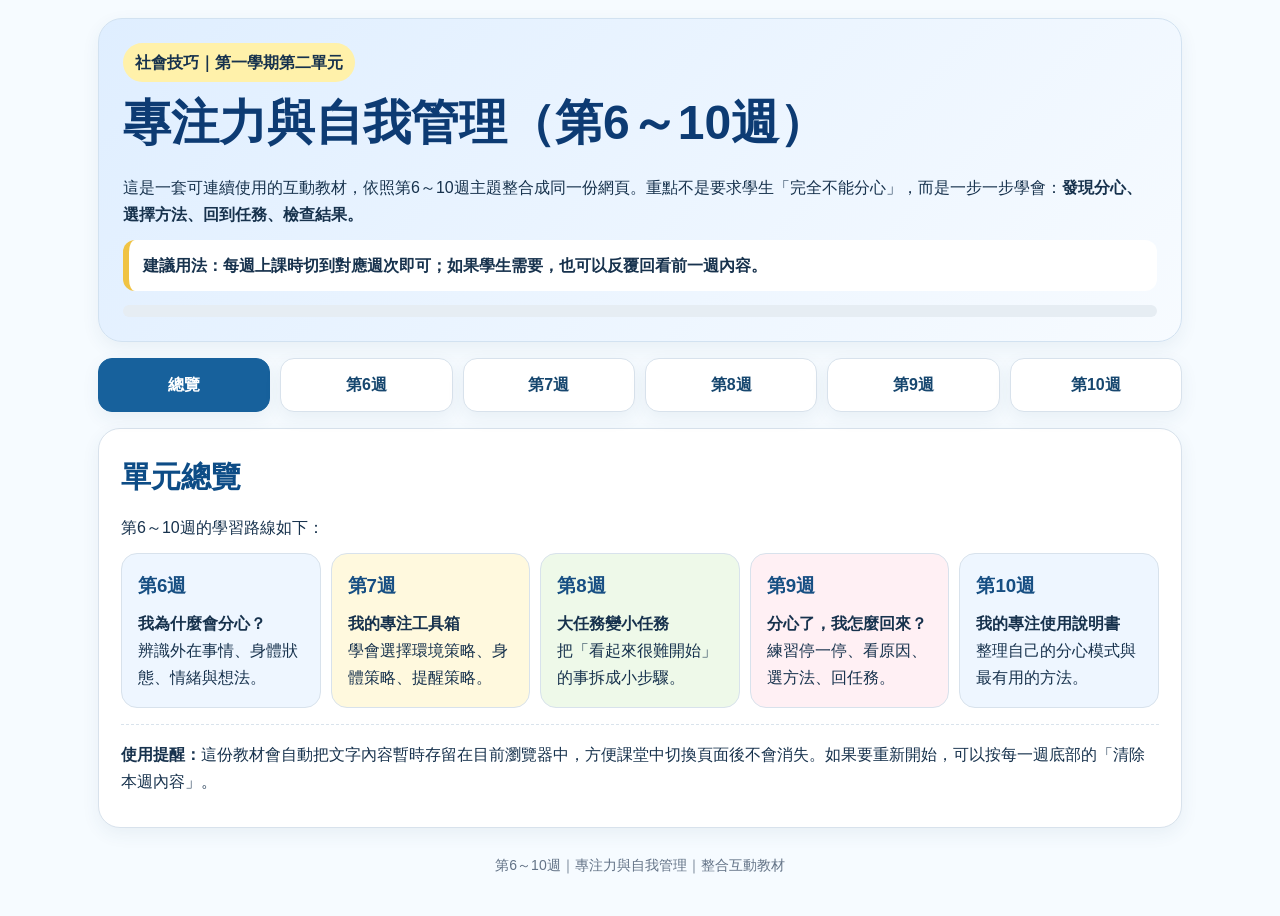
<file: 專注力與自我管理_整合互動教材.html>
<!doctype html>
<html lang="zh-Hant">
<head>
<meta charset="utf-8">
<meta name="viewport" content="width=device-width,initial-scale=1">
<title>第6-10週｜專注力與自我管理｜整合互動教材</title>
<style>
:root{
  --bg:#f6fbff;
  --ink:#17324d;
  --blue:#0d4c86;
  --blue2:#dfeeff;
  --soft:#f9fbff;
  --yellow:#fff4c9;
  --pink:#ffe6ec;
  --green:#e9f7e1;
  --line:#d8e2ec;
  --shadow:0 6px 18px rgba(38,78,117,.07);
}
*{box-sizing:border-box}
body{margin:0;font-family:"Microsoft JhengHei","Noto Sans TC",sans-serif;background:var(--bg);color:var(--ink);line-height:1.7}
.wrap{max-width:1120px;margin:auto;padding:18px}
.hero{
  background:linear-gradient(135deg,#dfeeff,#f7fbff);
  border:1px solid #d2e2f1;border-radius:24px;padding:24px;box-shadow:var(--shadow);margin-bottom:16px
}
h1{margin:0;color:#0d3b73;font-size:clamp(30px,4.6vw,48px)}
h2{margin:0 0 12px;color:var(--blue);font-size:30px}
h3{margin:0 0 8px;color:#174f83}
p{margin:10px 0}
.tag{display:inline-block;background:#fff1aa;padding:6px 12px;border-radius:999px;font-weight:700}
.quote{margin-top:12px;background:#fff;border-left:6px solid #f0c343;padding:12px 14px;border-radius:12px;font-weight:700}
.nav{
  display:grid;grid-template-columns:repeat(6,1fr);gap:10px;margin-bottom:16px
}
.nav button{
  border:none;border-radius:14px;padding:12px 10px;font:inherit;font-weight:700;cursor:pointer;
  background:white;border:1px solid var(--line);box-shadow:var(--shadow);color:#17476f
}
.nav button.active{background:#17619c;color:white;border-color:#17619c}
.panel{
  display:none;background:white;border:1px solid var(--line);border-radius:22px;padding:22px;box-shadow:var(--shadow);margin-bottom:16px
}
.panel.active{display:block}
.grid2{display:grid;grid-template-columns:1fr 1fr;gap:14px}
.grid3{display:grid;grid-template-columns:repeat(3,1fr);gap:14px}
.card{background:var(--soft);border:1px solid var(--line);border-radius:16px;padding:16px}
.card.softblue{background:#eef6ff}
.card.softyellow{background:#fff9de}
.card.softpink{background:#fff0f4}
.card.softgreen{background:#eef9e9}
.pick{cursor:pointer;border:2px solid transparent;transition:.18s}
.pick.sel{border-color:#1b6ca8;box-shadow:0 0 0 3px rgba(27,108,168,.12)}
.emoji{font-size:40px;display:block;margin-bottom:6px}
.scenario{background:#fafcff;border:1px solid var(--line);border-radius:16px;padding:14px;margin:12px 0}
button.choice, .smallbtn{
  border:none;border-radius:10px;padding:9px 12px;font:inherit;font-weight:700;cursor:pointer;
  background:#eaf2f8;color:#17476f;margin:4px 6px 0 0
}
button.choice.active{background:#1b6ca8;color:white}
button.primary{
  border:none;border-radius:12px;padding:10px 14px;font:inherit;font-weight:700;cursor:pointer;
  background:#145f9c;color:white
}
button.secondary{
  border:none;border-radius:12px;padding:10px 14px;font:inherit;font-weight:700;cursor:pointer;
  background:#e8f0f7;color:#184669
}
.good{color:#24713b;font-weight:700}
.try{color:#9a5a00;font-weight:700}
.opt{display:block;background:#f8fbff;border:1px solid #dce6ef;border-radius:12px;padding:10px;margin:8px 0}
textarea, input[type=text]{
  width:100%;border:1px solid #cad7e2;border-radius:12px;padding:10px;font:inherit;background:white
}
textarea{min-height:88px;resize:vertical}
.stepbox{background:#f8fbff;border:1px solid #dce6ef;border-radius:12px;padding:10px;margin-top:8px}
.step{padding:8px 10px;border-radius:10px;background:#eef4f9;border:1px solid #d8e4ef;margin:6px 0}
.summary{
  display:none;background:#edf8e9;border:1px solid #cce3c3;border-radius:14px;padding:14px;margin-top:12px
}
.progress{height:12px;background:#e6edf3;border-radius:999px;overflow:hidden;margin-top:14px}
.bar{height:100%;width:0;background:#77a9d9;transition:.35s}
.home-cards{display:grid;grid-template-columns:repeat(5,1fr);gap:10px;margin-top:12px}
.home-cards .card{min-height:120px}
.footer{font-size:14px;color:#637387;text-align:center;padding:10px 0 20px}
.note{font-size:14px;color:#66778a}
hr.sep{border:none;border-top:1px dashed #d9e3ec;margin:16px 0}
@media(max-width:900px){
  .nav{grid-template-columns:repeat(3,1fr)}
  .grid2,.grid3,.home-cards{grid-template-columns:1fr}
  .wrap{padding:12px}
  .panel,.hero{padding:18px}
}
</style>
</head>
<body>
<div class="wrap">
  <div class="hero">
    <span class="tag">社會技巧｜第一學期第二單元</span>
    <h1>專注力與自我管理（第6～10週）</h1>
    <p>這是一套可連續使用的互動教材，依照第6～10週主題整合成同一份網頁。重點不是要求學生「完全不能分心」，而是一步一步學會：<b>發現分心、選擇方法、回到任務、檢查結果。</b></p>
    <div class="quote">建議用法：每週上課時切到對應週次即可；如果學生需要，也可以反覆回看前一週內容。</div>
    <div class="progress"><div class="bar" id="overallBar"></div></div>
  </div>

  <div class="nav">
    <button class="tab active" data-tab="home">總覽</button>
    <button class="tab" data-tab="w6">第6週</button>
    <button class="tab" data-tab="w7">第7週</button>
    <button class="tab" data-tab="w8">第8週</button>
    <button class="tab" data-tab="w9">第9週</button>
    <button class="tab" data-tab="w10">第10週</button>
  </div>

  <section class="panel active" id="home">
    <h2>單元總覽</h2>
    <p>第6～10週的學習路線如下：</p>
    <div class="home-cards">
      <div class="card softblue"><h3>第6週</h3><b>我為什麼會分心？</b><br>辨識外在事情、身體狀態、情緒與想法。</div>
      <div class="card softyellow"><h3>第7週</h3><b>我的專注工具箱</b><br>學會選擇環境策略、身體策略、提醒策略。</div>
      <div class="card softgreen"><h3>第8週</h3><b>大任務變小任務</b><br>把「看起來很難開始」的事拆成小步驟。</div>
      <div class="card softpink"><h3>第9週</h3><b>分心了，我怎麼回來？</b><br>練習停一停、看原因、選方法、回任務。</div>
      <div class="card softblue"><h3>第10週</h3><b>我的專注使用說明書</b><br>整理自己的分心模式與最有用的方法。</div>
    </div>
    <hr class="sep">
    <p><b>使用提醒：</b>這份教材會自動把文字內容暫時存留在目前瀏覽器中，方便課堂中切換頁面後不會消失。如果要重新開始，可以按每一週底部的「清除本週內容」。</p>
  </section>

  <section class="panel" id="w6">
    <h2>第6週｜我為什麼會分心？</h2>
    <p>本週目標：辨識至少三種分心來源，找出自己最常見的分心情境。</p>

    <div class="grid3">
      <div class="card pick softblue w6pick" data-target="外在的事情：環境、人、聲音、物品，都可能把注意力拉走。">
        <span class="emoji">🌍</span><b>外在的事情</b><br><small>環境／人／物品</small>
      </div>
      <div class="card pick softyellow w6pick" data-target="身體狀態：累、餓、不舒服，會讓專注變困難。">
        <span class="emoji">🧍</span><b>我的身體</b><br><small>疲累／飢餓／不舒服</small>
      </div>
      <div class="card pick softpink w6pick" data-target="情緒與想法：生氣、緊張、擔心，或一直想到別的事，也會讓注意力跑掉。">
        <span class="emoji">💭</span><b>我的情緒或想法</b><br><small>心情／擔心／想太多</small>
      </div>
    </div>
    <p id="w6msg" class="good"></p>

    <div class="scenario" data-answer="外在">
      <b>情境A：</b>老師正在說明作業，走廊突然有人大聲說話，我一直轉頭看。
      <div><button class="choice">外在</button><button class="choice">身體</button><button class="choice">情緒／想法</button></div>
      <div class="fb"></div>
    </div>
    <div class="scenario" data-answer="身體">
      <b>情境B：</b>下午上課時我很累，一直打哈欠，看課本看不進去。
      <div><button class="choice">外在</button><button class="choice">身體</button><button class="choice">情緒／想法</button></div>
      <div class="fb"></div>
    </div>
    <div class="scenario" data-answer="情緒／想法">
      <b>情境C：</b>剛剛和同學有不愉快，上課時腦袋一直想到那件事。
      <div><button class="choice">外在</button><button class="choice">身體</button><button class="choice">情緒／想法</button></div>
      <div class="fb"></div>
    </div>

    <div class="card">
      <h3>我的分心地圖</h3>
      <label class="opt"><input type="checkbox" class="persist" id="w6c1"> 聲音，例如同學聊天、外面聲音</label>
      <label class="opt"><input type="checkbox" class="persist" id="w6c2"> 人，例如同學、老師、路過的人</label>
      <label class="opt"><input type="checkbox" class="persist" id="w6c3"> 東西，例如手機、桌上物品</label>
      <label class="opt"><input type="checkbox" class="persist" id="w6c4"> 身體，例如累、餓、不舒服</label>
      <label class="opt"><input type="checkbox" class="persist" id="w6c5"> 情緒，例如生氣、緊張、焦慮</label>
      <label class="opt"><input type="checkbox" class="persist" id="w6c6"> 腦中的想法，例如想到其他事情</label>
      <p><b>我最常遇到的兩種分心：</b></p>
      <textarea class="persist" id="w6text1"></textarea>
      <p><b>今天我發現：</b></p>
      <textarea class="persist" id="w6text2"></textarea>
      <p><button class="primary" onclick="showWeekSummary('w6')">完成本週小結</button> <button class="secondary" onclick="resetWeek('w6')">清除本週內容</button></p>
      <div class="summary" id="w6summary"></div>
    </div>
  </section>

  <section class="panel" id="w7">
    <h2>第7週｜我的專注工具箱</h2>
    <p>本週目標：認識至少三種專注策略，並找出對自己有幫助的方法。</p>

    <div class="grid3">
      <div class="card pick softblue w7pick" data-target="環境策略：整理桌面、換位置、把不需要的東西收起來，減少外在干擾。">
        <span class="emoji">🪑</span><b>環境策略</b><br><small>換位置／整理桌面／收起干擾物</small>
      </div>
      <div class="card pick softyellow w7pick" data-target="身體策略：喝水、深呼吸、短暫伸展，幫助身體回到比較穩定的狀態。">
        <span class="emoji">🧍</span><b>身體策略</b><br><small>喝水／深呼吸／伸展</small>
      </div>
      <div class="card pick softgreen w7pick" data-target="提醒策略：計時器、待辦清單、口訣、小提醒，幫助自己記得回到任務。">
        <span class="emoji">⏰</span><b>提醒策略</b><br><small>計時器／待辦清單／提醒口訣</small>
      </div>
    </div>
    <p id="w7msg" class="good"></p>

    <div class="scenario" data-answer="環境策略">
      <b>情境A：</b>桌上東西很多，我一邊寫作業一邊一直玩桌上的小物品。
      <div><button class="choice">環境策略</button><button class="choice">身體策略</button><button class="choice">提醒策略</button></div>
      <div class="fb"></div>
    </div>
    <div class="scenario" data-answer="身體策略">
      <b>情境B：</b>上課上到一半我開始很累、想打哈欠，越來越坐不住。
      <div><button class="choice">環境策略</button><button class="choice">身體策略</button><button class="choice">提醒策略</button></div>
      <div class="fb"></div>
    </div>
    <div class="scenario" data-answer="提醒策略">
      <b>情境C：</b>我常常做到一半就忘記本來要做什麼，或不知道現在做到哪裡。
      <div><button class="choice">環境策略</button><button class="choice">身體策略</button><button class="choice">提醒策略</button></div>
      <div class="fb"></div>
    </div>

    <div class="grid2">
      <div class="card">
        <h3>我的工具箱</h3>
        <label class="opt"><input type="checkbox" class="persist" id="w7c1"> 換位置</label>
        <label class="opt"><input type="checkbox" class="persist" id="w7c2"> 整理桌面</label>
        <label class="opt"><input type="checkbox" class="persist" id="w7c3"> 收起干擾物</label>
        <label class="opt"><input type="checkbox" class="persist" id="w7c4"> 喝水</label>
        <label class="opt"><input type="checkbox" class="persist" id="w7c5"> 深呼吸</label>
        <label class="opt"><input type="checkbox" class="persist" id="w7c6"> 伸展一下</label>
        <label class="opt"><input type="checkbox" class="persist" id="w7c7"> 用計時器</label>
        <label class="opt"><input type="checkbox" class="persist" id="w7c8"> 列待辦清單</label>
        <label class="opt"><input type="checkbox" class="persist" id="w7c9"> 對自己說提醒口訣</label>
      </div>
      <div class="card">
        <p><b>我最容易在什麼情況下分心？</b></p>
        <textarea class="persist" id="w7text1"></textarea>
        <p><b>對我最有幫助的兩個方法是：</b></p>
        <textarea class="persist" id="w7text2"></textarea>
        <p><b>下次我發現自己分心時，我準備先做：</b></p>
        <textarea class="persist" id="w7text3"></textarea>
      </div>
    </div>
    <p><button class="primary" onclick="showWeekSummary('w7')">完成本週小結</button> <button class="secondary" onclick="resetWeek('w7')">清除本週內容</button></p>
    <div class="summary" id="w7summary"></div>
  </section>

  <section class="panel" id="w8">
    <h2>第8週｜大任務變小任務</h2>
    <p>本週目標：把一件「看起來很多」的事情，拆成可以開始的小步驟。</p>

    <div class="card softgreen">
      <h3>先想一想</h3>
      <p>有些時候不是我不想做，而是我不知道要從哪裡開始。這時候，把大任務拆小，會比較容易開始。</p>
    </div>

    <div class="scenario">
      <b>練習A：</b>「完成國文作業」看起來很多，下面哪一個比較像第一步？
      <div><button class="choice">把整份全部寫完</button><button class="choice">先拿出聯絡簿確認作業</button><button class="choice">先想考試會不會很難</button></div>
      <div class="fb" data-correct="先拿出聯絡簿確認作業"></div>
    </div>

    <div class="grid2">
      <div class="card">
        <h3>把任務切一切</h3>
        <p><b>我要拆解的任務：</b></p>
        <input type="text" class="persist" id="w8task" placeholder="例如：整理書包、寫數學作業、準備報告">
        <div class="stepbox">
          <div class="step">第1步：<input type="text" class="persist" id="w8s1" placeholder="先做什麼？"></div>
          <div class="step">第2步：<input type="text" class="persist" id="w8s2" placeholder="再做什麼？"></div>
          <div class="step">第3步：<input type="text" class="persist" id="w8s3" placeholder="接下來呢？"></div>
          <div class="step">第4步：<input type="text" class="persist" id="w8s4" placeholder="最後呢？"></div>
        </div>
      </div>
      <div class="card">
        <h3>自我提醒</h3>
        <p><b>如果覺得任務太多，我可以提醒自己：</b></p>
        <label class="opt"><input type="checkbox" class="persist" id="w8c1"> 先不要想全部，先想下一步</label>
        <label class="opt"><input type="checkbox" class="persist" id="w8c2"> 從最簡單的一步開始</label>
        <label class="opt"><input type="checkbox" class="persist" id="w8c3"> 做完一步再看下一步</label>
        <label class="opt"><input type="checkbox" class="persist" id="w8c4"> 需要時可以請老師提醒我</label>
        <p><b>我今天學到：</b></p>
        <textarea class="persist" id="w8text1"></textarea>
      </div>
    </div>
    <p><button class="primary" onclick="showWeekSummary('w8')">完成本週小結</button> <button class="secondary" onclick="resetWeek('w8')">清除本週內容</button></p>
    <div class="summary" id="w8summary"></div>
  </section>

  <section class="panel" id="w9">
    <h2>第9週｜分心了，我怎麼回來？</h2>
    <p>本週目標：練習一個簡單流程，讓自己在分心後回到任務。</p>

    <div class="grid4 grid2">
      <div class="card softpink"><h3>1. 停</h3>我先發現：我現在已經分心了。</div>
      <div class="card softblue"><h3>2. 看</h3>想一想：是什麼讓我分心？</div>
      <div class="card softyellow"><h3>3. 選</h3>選一個方法：我要怎麼幫自己？</div>
      <div class="card softgreen"><h3>4. 回</h3>回到下一個小步驟。</div>
    </div>

    <div class="scenario">
      <b>情境A：</b>我寫到一半開始看別人的東西，沒有做自己的任務。現在第一句我可以怎麼對自己說？
      <div><button class="choice">我好爛，怎麼又分心了</button><button class="choice">我現在分心了，先停一下</button><button class="choice">算了，不要做了</button></div>
      <div class="fb" data-correct="我現在分心了，先停一下"></div>
    </div>

    <div class="grid2">
      <div class="card">
        <h3>我的回來流程</h3>
        <p><b>我剛剛是被什麼影響？</b></p>
        <textarea class="persist" id="w9text1" placeholder="例如：太吵、太累、想到別的事"></textarea>
        <p><b>我可以選哪一個方法？</b></p>
        <textarea class="persist" id="w9text2" placeholder="例如：整理桌面、深呼吸、看待辦清單"></textarea>
        <p><b>我回去要做的下一步是：</b></p>
        <textarea class="persist" id="w9text3" placeholder="例如：先完成第一題"></textarea>
      </div>
      <div class="card">
        <h3>下次我可以這樣做</h3>
        <label class="opt"><input type="checkbox" class="persist" id="w9c1"> 先停下來，不急著責怪自己</label>
        <label class="opt"><input type="checkbox" class="persist" id="w9c2"> 想一想分心的原因</label>
        <label class="opt"><input type="checkbox" class="persist" id="w9c3"> 選一個對自己有幫助的方法</label>
        <label class="opt"><input type="checkbox" class="persist" id="w9c4"> 回到下一個小步驟</label>
        <p class="note">提醒：分心不是失敗，能回來才是今天在練習的重點。</p>
      </div>
    </div>
    <p><button class="primary" onclick="showWeekSummary('w9')">完成本週小結</button> <button class="secondary" onclick="resetWeek('w9')">清除本週內容</button></p>
    <div class="summary" id="w9summary"></div>
  </section>

  <section class="panel" id="w10">
    <h2>第10週｜我的專注使用說明書</h2>
    <p>本週目標：把前面幾週學到的內容整理成自己的專注說明書。</p>

    <div class="grid2">
      <div class="card softblue">
        <h3>我容易分心的時候</h3>
        <label class="opt"><input type="checkbox" class="persist" id="w10c1"> 很吵</label>
        <label class="opt"><input type="checkbox" class="persist" id="w10c2"> 很累</label>
        <label class="opt"><input type="checkbox" class="persist" id="w10c3"> 很生氣或心情不好</label>
        <label class="opt"><input type="checkbox" class="persist" id="w10c4"> 任務太難</label>
        <label class="opt"><input type="checkbox" class="persist" id="w10c5"> 任務太多</label>
        <label class="opt"><input type="checkbox" class="persist" id="w10c6"> 我一直想到別的事情</label>
        <p><b>其他：</b></p>
        <textarea class="persist" id="w10text1"></textarea>
      </div>
      <div class="card softgreen">
        <h3>對我有用的方法</h3>
        <p><b>第一招：</b></p>
        <textarea class="persist" id="w10text2"></textarea>
        <p><b>第二招：</b></p>
        <textarea class="persist" id="w10text3"></textarea>
        <p><b>如果還是不行，我可以：</b></p>
        <textarea class="persist" id="w10text4" placeholder="例如：換位置、請老師提醒、先休息一下"></textarea>
      </div>
    </div>

    <div class="card">
      <h3>我的專注使用說明書</h3>
      <p><b>當我分心時，我準備這樣做：</b></p>
      <textarea class="persist" id="w10text5" placeholder="例如：先停下來，想一下原因，再選一個適合的方法，最後回到下一個小步驟。"></textarea>
      <p><b>我想對自己說的一句鼓勵：</b></p>
      <input type="text" class="persist" id="w10text6" placeholder="例如：我可以慢慢把自己帶回來。">
      <p><button class="primary" onclick="showWeekSummary('w10')">完成本週小結</button> <button class="secondary" onclick="resetWeek('w10')">清除本週內容</button></p>
      <div class="summary" id="w10summary"></div>
    </div>
  </section>

  <div class="footer">第6～10週｜專注力與自我管理｜整合互動教材</div>
</div>

<script>
const tabs = document.querySelectorAll('.tab');
const panels = document.querySelectorAll('.panel');
tabs.forEach(btn=>{
  btn.addEventListener('click', ()=>{
    tabs.forEach(b=>b.classList.remove('active'));
    panels.forEach(p=>p.classList.remove('active'));
    btn.classList.add('active');
    document.getElementById(btn.dataset.tab).classList.add('active');
    localStorage.setItem('focus_tab', btn.dataset.tab);
  });
});

function restoreTab(){
  const tab = localStorage.getItem('focus_tab');
  if(tab){
    const btn = document.querySelector('.tab[data-tab="'+tab+'"]');
    if(btn) btn.click();
  }
}
restoreTab();

document.querySelectorAll('.persist').forEach(el=>{
  const saved = localStorage.getItem(el.id);
  if(saved !== null){
    if(el.type === 'checkbox') el.checked = saved === 'true';
    else el.value = saved;
  }
  const ev = (el.tagName === 'TEXTAREA' || el.type === 'text') ? 'input' : 'change';
  el.addEventListener(ev, ()=>{
    if(el.type === 'checkbox') localStorage.setItem(el.id, el.checked);
    else localStorage.setItem(el.id, el.value);
    updateOverall();
  });
});

function resetWeek(prefix){
  const ids = [...document.querySelectorAll('[id^="'+prefix+'"]')];
  ids.forEach(el=>{
    if(el.classList.contains('summary')) return;
    if(el.type === 'checkbox'){ el.checked = false; localStorage.removeItem(el.id); }
    else if(el.tagName === 'TEXTAREA' || el.type === 'text'){ el.value=''; localStorage.removeItem(el.id); }
    else if(el.classList.contains('pick')){}
  });
  document.querySelectorAll('#'+prefix+' .pick').forEach(x=>x.classList.remove('sel'));
  const msg = document.getElementById(prefix+'msg');
  if(msg) msg.textContent = '';
  document.querySelectorAll('#'+prefix+' .choice').forEach(x=>x.classList.remove('active'));
  document.querySelectorAll('#'+prefix+' .fb').forEach(x=>x.textContent='');
  document.getElementById(prefix+'summary').style.display='none';
  localStorage.removeItem(prefix+'_pick');
  localStorage.removeItem(prefix+'_summary');
  updateOverall();
}

function showWeekSummary(prefix){
  const box = document.getElementById(prefix+'summary');
  let html = '';
  if(prefix === 'w6'){
    const checks = ['w6c1','w6c2','w6c3','w6c4','w6c5','w6c6'].filter(id=>document.getElementById(id).checked)
      .map(id=>document.getElementById(id).parentNode.textContent.trim());
    html = '<b>本週小結</b><br>我常見的分心來源有：'+(checks.length?checks.join('、'):'尚未勾選')+'。<br>'+
           '我最常遇到的兩種分心：'+val('w6text1')+'。<br>今天我發現：'+val('w6text2')+'。';
  }
  if(prefix === 'w7'){
    const checks = ['w7c1','w7c2','w7c3','w7c4','w7c5','w7c6','w7c7','w7c8','w7c9'].filter(id=>document.getElementById(id).checked)
      .map(id=>document.getElementById(id).parentNode.textContent.trim());
    html = '<b>本週小結</b><br>我目前工具箱中的方法有：'+(checks.length?checks.join('、'):'尚未勾選')+'。<br>'+
           '我最容易分心的情況：'+val('w7text1')+'。<br>'+
           '對我最有幫助的兩個方法：'+val('w7text2')+'。<br>'+
           '下次我準備先做：'+val('w7text3')+'。';
  }
  if(prefix === 'w8'){
    html = '<b>本週小結</b><br>我要拆解的任務是：'+val('w8task')+'。<br>'+
           '我的步驟：1. '+val('w8s1')+'；2. '+val('w8s2')+'；3. '+val('w8s3')+'；4. '+val('w8s4')+'。<br>'+
           '今天我學到：'+val('w8text1')+'。';
  }
  if(prefix === 'w9'){
    html = '<b>本週小結</b><br>我分心時可能受到：'+val('w9text1')+'。<br>'+
           '我可以選的方法：'+val('w9text2')+'。<br>'+
           '我回去要做的下一步：'+val('w9text3')+'。';
  }
  if(prefix === 'w10'){
    const checks = ['w10c1','w10c2','w10c3','w10c4','w10c5','w10c6'].filter(id=>document.getElementById(id).checked)
      .map(id=>document.getElementById(id).parentNode.textContent.trim());
    html = '<b>我的專注使用說明書</b><br>我容易分心的時候：'+(checks.length?checks.join('、'):'尚未勾選')+'。<br>'+
           '其他情況：'+val('w10text1')+'。<br>'+
           '對我有用的方法：第一招－'+val('w10text2')+'；第二招－'+val('w10text3')+'。<br>'+
           '如果還是不行，我可以：'+val('w10text4')+'。<br>'+
           '當我分心時，我準備這樣做：'+val('w10text5')+'。<br>'+
           '我想對自己說：'+val('w10text6')+'。';
  }
  box.innerHTML = html + '<br><br><b>提醒：</b>找到適合自己的方法，就是在建立自我管理能力。';
  box.style.display='block';
  localStorage.setItem(prefix+'_summary', box.innerHTML);
  updateOverall();
}

function val(id){
  const v = document.getElementById(id).value.trim();
  return v ? v : '尚未填寫';
}

function restoreSummaries(){
  ['w6','w7','w8','w9','w10'].forEach(prefix=>{
    const s = localStorage.getItem(prefix+'_summary');
    if(s){
      const box = document.getElementById(prefix+'summary');
      box.innerHTML = s;
      box.style.display='block';
    }
  });
}
restoreSummaries();

function bindPick(className, msgId, key){
  document.querySelectorAll('.'+className).forEach(el=>{
    if(localStorage.getItem(key) === el.dataset.target){ el.classList.add('sel'); document.getElementById(msgId).textContent = el.dataset.target; }
    el.addEventListener('click', ()=>{
      document.querySelectorAll('.'+className).forEach(x=>x.classList.remove('sel'));
      el.classList.add('sel');
      document.getElementById(msgId).textContent = el.dataset.target;
      localStorage.setItem(key, el.dataset.target);
      updateOverall();
    });
  });
}
bindPick('w6pick','w6msg','w6_pick');
bindPick('w7pick','w7msg','w7_pick');

document.querySelectorAll('.scenario').forEach(sc=>{
  const normalAnswer = sc.dataset.answer;
  const fbNode = sc.querySelector('.fb');
  const altAnswer = fbNode ? fbNode.dataset.correct : null;
  sc.querySelectorAll('.choice').forEach(btn=>{
    btn.addEventListener('click', ()=>{
      sc.querySelectorAll('.choice').forEach(x=>x.classList.remove('active'));
      btn.classList.add('active');
      const correct = normalAnswer || altAnswer;
      if(btn.textContent === correct){
        fbNode.textContent='✓ 很好，判斷正確。';
        fbNode.className='fb good';
      }else{
        fbNode.textContent='再想一下：哪個答案比較能幫助自己回到任務？';
        fbNode.className='fb try';
      }
      updateOverall();
    });
  });
});

function updateOverall(){
  let filled = 0;
  let total = 0;
  document.querySelectorAll('.persist').forEach(el=>{
    total++;
    if(el.type==='checkbox'){ if(el.checked) filled++; }
    else if(el.value.trim()) filled++;
  });
  total += 2;
  if(localStorage.getItem('w6_pick')) filled++;
  if(localStorage.getItem('w7_pick')) filled++;
  const pct = Math.round((filled/total)*100);
  document.getElementById('overallBar').style.width = pct + '%';
}
updateOverall();
</script>
</body>
</html>
</file>
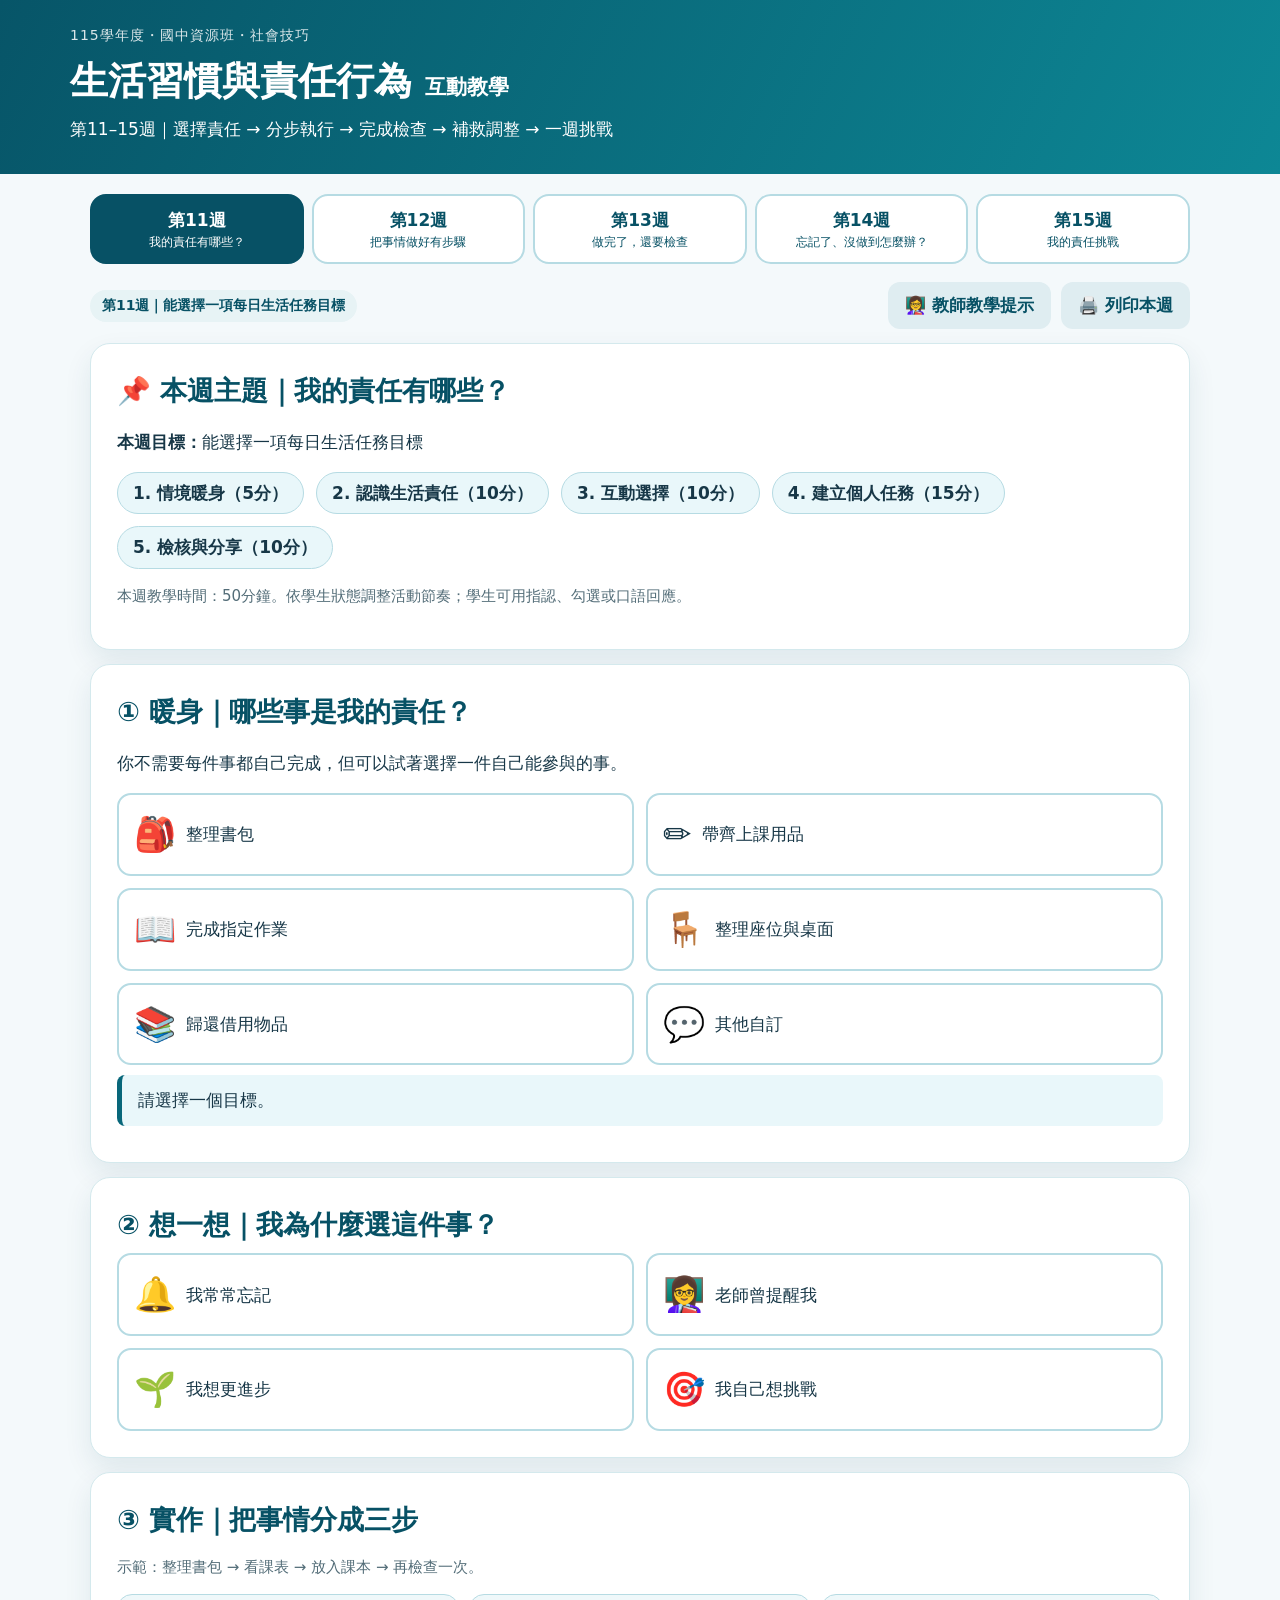
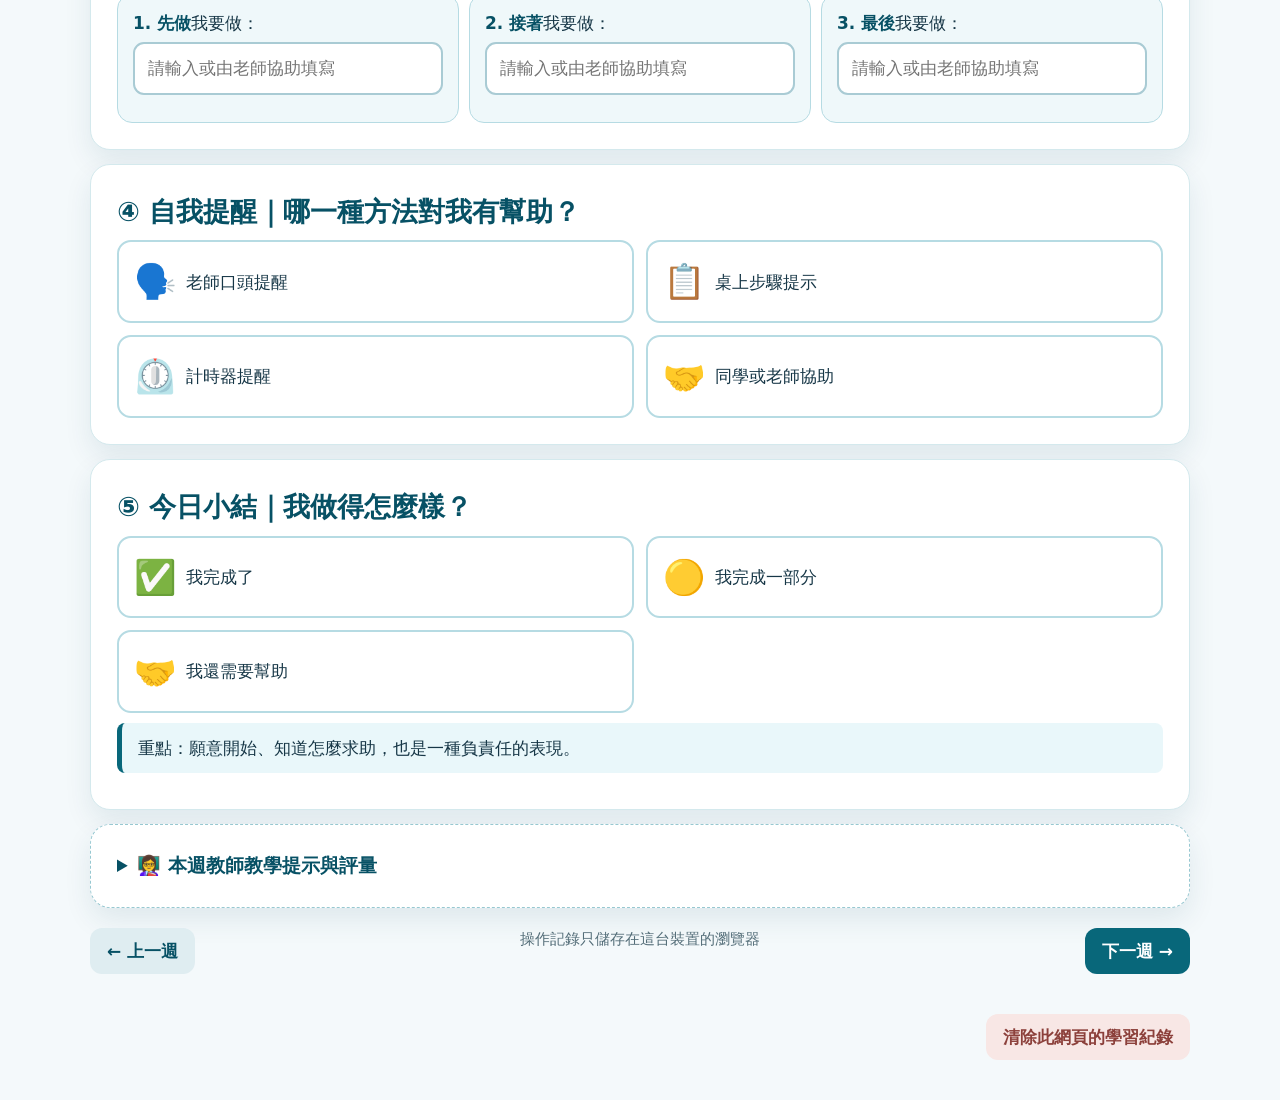
<file: 社會技巧_生活習慣與責任行為.html>
<!doctype html><html lang="zh-Hant"><head><meta charset="utf-8"><meta name="viewport" content="width=device-width,initial-scale=1"><title>社會技巧｜生活習慣與責任行為｜第11–15週</title><style>
:root{--ink:#173747;--teal:#08677a;--teal2:#075165;--sky:#e9f7fa;--edge:#b6dbe3;--gold:#e7a32d;--green:#137c5a;--red:#a44339;--white:#fff;--shadow:0 12px 28px rgba(15,66,84,.09)}*{box-sizing:border-box}body{font-family:system-ui,"Noto Sans TC","Microsoft JhengHei",sans-serif;background:#f4f9fb;color:var(--ink);margin:0;font-size:17px;line-height:1.55}button,input,textarea,select{font:inherit}button{cursor:pointer}button:focus-visible,input:focus-visible,textarea:focus-visible{outline:3px solid var(--gold);outline-offset:3px}header{background:linear-gradient(115deg,#075568,#0d8795);color:white;padding:25px max(20px,calc((100vw - 1140px)/2));}header h1{font-size:clamp(26px,3vw,40px);margin:4px 0}header p{max-width:850px;margin:6px 0}.topline{font-size:14px;letter-spacing:1px;opacity:.85}.shell{max-width:1140px;margin:0 auto;padding:20px}.weeks{display:grid;grid-template-columns:repeat(5,minmax(0,1fr));gap:8px;margin:0 0 18px}.weekbtn{border:2px solid var(--edge);background:white;border-radius:16px;padding:11px 7px;font-weight:800;color:var(--teal2);min-height:70px}.weekbtn.active{background:var(--teal2);color:white;border-color:var(--teal2)}.weekbtn small{display:block;font-weight:500;font-size:12px}.flex{display:flex;align-items:center;gap:10px;flex-wrap:wrap}.space{justify-content:space-between}.pill{padding:5px 12px;border-radius:99px;background:#e7f3f5;color:var(--teal2);font-size:14px;font-weight:700}.card{background:#fff;border:1px solid #d4e9ed;border-radius:20px;padding:clamp(15px,2.4vw,26px);box-shadow:var(--shadow);margin:14px 0}.card h2{font-size:clamp(20px,2.3vw,27px);color:var(--teal2);margin:0 0 8px}.card h3{font-size:20px;color:var(--teal2);margin:8px 0}.note{background:var(--sky);border-left:5px solid var(--teal);padding:12px 16px;border-radius:8px;margin:10px 0}.hint{color:#536d78;font-size:15px}.stage{display:flex;align-items:center;gap:12px;flex-wrap:wrap;margin:16px 0}.stage span{background:var(--sky);border:1px solid var(--edge);border-radius:100px;padding:7px 15px;font-weight:700}.steps{display:grid;grid-template-columns:repeat(3,1fr);gap:10px}.step{background:#eff8fa;border:1px solid var(--edge);border-radius:15px;padding:15px}.step b{color:var(--teal2)}.options{display:grid;grid-template-columns:repeat(2,1fr);gap:12px}.choice{display:flex;align-items:center;gap:10px;text-align:left;padding:13px 15px;background:white;border:2px solid var(--edge);border-radius:14px;color:var(--ink);min-height:72px}.choice .emoji{font-size:34px}.choice.selected{border-color:var(--teal);background:#e2f5f6}.choice.good{border-color:var(--green);background:#e8f8f0}.choice.bad{border-color:#d18f54;background:#fff4e7}.choice:disabled{opacity:.8}.primary,.secondary,.danger{border:0;border-radius:12px;padding:10px 17px;font-weight:750}.primary{background:var(--teal);color:white}.secondary{background:#dfedf1;color:var(--teal2)}.danger{background:#f8e7e5;color:#8c403b}.feedback{padding:12px;border-radius:12px;border:1px solid var(--edge);margin-top:12px;background:#edf6f8;min-height:48px}.feedback.success{background:#e7f6ed;border-color:#9bcfb2}.feedback.retry{background:#fff4e3;border-color:#e4c28a}.field{display:block;width:100%;border:2px solid #a9cbd4;border-radius:11px;padding:11px 13px;background:#fff;margin:6px 0 12px;min-height:47px}.rowgrid{display:grid;grid-template-columns:repeat(3,1fr);gap:10px}.taskline{display:flex;align-items:center;gap:8px;background:#f1f8fa;padding:10px 12px;border-radius:10px;margin:8px 0}.taskline input[type=checkbox]{width:23px;height:23px;accent-color:var(--teal);flex-shrink:0}.taskline span{flex:1}.weeklog{display:grid;grid-template-columns:repeat(5,1fr);gap:8px}.day{padding:13px 5px;border:1px solid var(--edge);border-radius:13px;background:#f4fbfc;text-align:center}.day button{display:block;margin:9px auto 0;width:66px;height:48px;background:#fff;border:2px solid var(--edge);border-radius:9px;font-size:23px}.day button:focus-visible{outline:3px solid var(--gold)}.scenario{border:1px solid var(--edge);padding:15px;border-radius:15px;margin:13px 0;background:#fafefe}.scenario-title{font-size:19px;font-weight:800;margin-bottom:10px}.three{display:grid;grid-template-columns:repeat(3,1fr);gap:8px}.smallchoice{border:2px solid var(--edge);background:white;padding:12px;border-radius:12px;min-height:68px;text-align:left;color:var(--ink)}.smallchoice.picked{background:#e2f4f6;border-color:var(--teal)}.smallchoice.correct{border-color:var(--green);background:#e5f6eb}.smallchoice.wrong{border-color:#e1a666;background:#fff4e5}.footerbar{display:flex;justify-content:space-between;gap:10px;flex-wrap:wrap;margin:20px 0 40px}.teacher{border:1px dashed #97c8d1}.teacher summary{cursor:pointer;font-weight:800;color:var(--teal2);font-size:19px}.teacher ol{padding-left:22px}.teacher li{margin:6px 0}.printhead{display:none}.skip{position:absolute;top:-100px;left:10px;background:white;padding:10px;z-index:10}.skip:focus{top:10px}.bigicon{font-size:45px}.meters{display:flex;gap:5px;align-items:center}.meters>div{background:#dcecef;width:40px;height:9px;border-radius:5px}.meters>div.on{background:var(--green)}.score{font-size:15px;font-weight:700;color:var(--teal2)}.sr{position:absolute;width:1px;height:1px;padding:0;margin:-1px;overflow:hidden;clip:rect(0,0,0,0);white-space:nowrap;border:0}@media(max-width:700px){.weeks{grid-template-columns:repeat(5,135px);overflow:auto;padding-bottom:8px}.steps,.rowgrid,.three{grid-template-columns:1fr}.options{grid-template-columns:1fr}.weeklog{grid-template-columns:repeat(5,minmax(60px,1fr))}.shell{padding:12px}.card{border-radius:14px}body{font-size:16px}header{padding:20px}}@media print{body{background:white;font-size:13px}header{color:black;background:none;padding:0}header h1{font-size:22px}.shell{padding:0}.weeks,.footerbar,.teacher,.noprint,.skip{display:none!important}.card{box-shadow:none;break-inside:avoid;border-radius:0;padding:10px 0;margin:8px 0}.printhead{display:block}.choice,.smallchoice,.day{break-inside:avoid}.feedback{min-height:25px}}
</style></head><body><a class="skip" href="#content">跳到教學內容</a><header><div class="topline">115學年度・國中資源班・社會技巧</div><h1>生活習慣與責任行為 <span style="font-size:.55em">互動教學</span></h1><p>第11–15週｜選擇責任 → 分步執行 → 完成檢查 → 補救調整 → 一週挑戰</p></header><main class="shell" id="content"><nav class="weeks" aria-label="選擇教學週次" id="weeks"></nav><div class="flex space"><span id="progress" class="pill" aria-live="polite">第11週</span><div class="flex noprint"><button class="secondary" id="teacherToggle">👩‍🏫 教師教學提示</button><button class="secondary" onclick="window.print()">🖨️ 列印本週</button></div></div><section id="lesson" aria-live="polite"></section><details class="card teacher" id="teacherNotes"><summary>👩‍🏫 本週教師教學提示與評量</summary><div id="teacherContent"></div></details><div class="footerbar noprint"><button class="secondary" id="prev">← 上一週</button><span class="hint">操作記錄只儲存在這台裝置的瀏覽器</span><button class="primary" id="next">下一週 →</button></div><div class="noprint" style="text-align:right;margin-bottom:20px"><button class="danger" id="clear">清除此網頁的學習紀錄</button></div></main><script>
'use strict';
const DATA=[
{w:11,title:'我的責任有哪些？',goal:'能選擇一項每日生活任務目標',time:[5,10,10,15,10],flow:['情境暖身','認識生活責任','互動選擇','建立個人任務','檢核與分享'],notes:['先讓學生區分自己可以處理的事情與需要協助的事情；強調負責任不等於全部獨自完成。','示範：整理書包、帶齊用品、完成作業、歸還借用品。','評量：能選出一項責任目標並說出或指出自己需要的協助。','七年級情緒障礙學生可先從兩個可接受的選項中選擇，不強制公開分享。']},
{w:12,title:'把事情做好有步驟',goal:'能將一項任務拆成步驟並依序執行',time:[5,10,10,15,10],flow:['觀察示範','學會三步驟','排序小測驗','安排自己的步驟','任務自我檢核'],notes:['示範「整理書包」：看課表、放課本、再確認。','支持程度可分為教師示範、視覺提示、口頭提示、獨立操作。','評量：在適當提示下依序完成一項任務，記錄使用的提示類型。','避免只以完成速度評估，先肯定依照順序執行。']},
{w:13,title:'做完了，還要檢查',goal:'能依檢核表檢查至少一項任務',time:[5,10,10,15,10],flow:['比較完成與檢查','檢查常見項目','情境判斷','使用檢查清單','自我回饋'],notes:['說明「完成」不等於「檢查」，示範作業做完卻忘了放進書包的例子。','學生不需一次檢查所有項目，可先選最有意義的一至兩項。','評量：能查看清單、勾選並在發現遺漏時補做。','使用「還要再看」替代「你做錯了」，減少威脅感。']},
{w:14,title:'忘記了、沒做到怎麼辦？',goal:'能辨識未完成的影響並選擇可行的補救方式',time:[5,10,15,10,10],flow:['情境導入','認識行為後果','三題情境選擇','練習三句話','選擇提醒方式'],notes:['先讓學生知道「沒完成」可被描述、可被補救，避免道德化責備。','練習「說明狀況 → 選擇補救 → 安排下次提醒」。','若遇到拒絕回答或情緒升高，允許先指選項、暫停或改採個別回應。','評量：三個情境能選擇適當補救並練習一句說明句型。']},
{w:15,title:'我的責任挑戰',goal:'能設定任務、記錄執行並提出調整方法',time:[5,10,10,15,10],flow:['回顧前四週','設定本週任務','練習記錄方式','回顧與調整','成果分享'],notes:['本週網頁可以每天開啟，讓學生用✔、△、○記錄週一至週五。','如果尚未到週五，不必要求學生填寫未發生的日子。','評量三向度：選擇目標、執行步驟、自我檢核／調整。','支持學生使用選項作答；尊重不願公開分享的學生。']}
];
const tasks=[['🎒','整理書包'],['✏️','帶齊上課用品'],['📖','完成指定作業'],['🪑','整理座位與桌面'],['📚','歸還借用物品']];
const reminders=[['🗣️','老師口頭提醒'],['📋','桌上步驟提示'],['⏲️','計時器提醒'],['🤝','同學或老師協助']];
let week=11,store={};try{store=JSON.parse(localStorage.getItem('socskills_115_unit3')||'{}')}catch(e){store={}};
function save(){try{localStorage.setItem('socskills_115_unit3',JSON.stringify(store))}catch(e){}}
function val(k,d=''){return Object.prototype.hasOwnProperty.call(store,k)?store[k]:d}function set(k,v){store[k]=v;save()}
function esc(s){return String(s??'').replace(/[&<>"']/g,c=>({'&':'&amp;','<':'&lt;','>':'&gt;','"':'&quot;',"'":'&#39;'}[c]))}
function el(id){return document.getElementById(id)}
function btnOpt(label,icon,key){return `<button type="button" class="choice ${val(key)===label?'selected':''}" data-key="${esc(key)}" data-value="${esc(label)}"><span class="emoji" aria-hidden="true">${icon}</span><span>${esc(label)}</span></button>`}
function inp(label,key,placeholder='請輸入或由老師協助填寫'){return `<label>${label}<input class="field" data-input="${esc(key)}" value="${esc(val(key))}" placeholder="${esc(placeholder)}" /></label>`}
function check(label,key){return `<label class="taskline"><input type="checkbox" data-check="${esc(key)}" ${val(key)?'checked':''}><span>${esc(label)}</span></label>`}
function card(title,body,extra=''){return `<article class="card ${extra}"><h2>${title}</h2>${body}</article>`}
function feedback(id){return `<div id="${id}" class="feedback" role="status" aria-live="polite">請選擇答案，完成後就能看到說明。</div>`}
function scenario(id,title,choices,answer,reason){let k='s14_'+id,selected=val(k,'');return `<div class="scenario"><div class="scenario-title">${title}</div><div class="three">${choices.map((s,i)=>`<button type="button" class="smallchoice ${selected===String(i)?'picked':''}" data-quiz="${k}" data-index="${i}">${i+1}. ${esc(s)}</button>`).join('')}</div><div class="feedback ${selected===''?'':selected===String(answer)?'success':'retry'}" role="status" aria-live="polite" id="result_${id}">${selected===''?'選擇你覺得最合適的做法。':selected===String(answer)?'✅ 這是可行的補救方式。'+reason:'💡 再想想：先說明狀況，再採取可行的補救行動。'}</div></div>`}
function section11(){return card('① 暖身｜哪些事是我的責任？',`<p>你不需要每件事都自己完成，但可以試著選擇一件自己能參與的事。</p><div class="options">${tasks.map(([e,t])=>btnOpt(t,e,'w11task')).join('')}${btnOpt('其他自訂','💬','w11task')}</div><div class="note" id="task11note">${val('w11task')?'我選擇：'+esc(val('w11task')):'請選擇一個目標。'}</div>`)+card('② 想一想｜我為什麼選這件事？',`<div class="options">${[['🔔','我常常忘記'],['👩‍🏫','老師曾提醒我'],['🌱','我想更進步'],['🎯','我自己想挑戰']].map(([e,t])=>btnOpt(t,e,'w11reason')).join('')}</div>`)+card('③ 實作｜把事情分成三步',`<p class="hint">示範：整理書包 → 看課表 → 放入課本 → 再檢查一次。</p><div class="rowgrid">${['先做','接著','最後'].map((t,i)=>`<div class="step"><b>${i+1}. ${t}</b>${inp('我要做：','w11step'+i)}</div>`).join('')}</div>`)+card('④ 自我提醒｜哪一種方法對我有幫助？',`<div class="options">${reminders.map(([e,t])=>btnOpt(t,e,'w11reminder')).join('')}</div>`)+card('⑤ 今日小結｜我做得怎麼樣？',`<div class="options">${[['✅','我完成了'],['🟡','我完成一部分'],['🤝','我還需要幫助']].map(([e,t])=>btnOpt(t,e,'w11end')).join('')}</div><p class="note">重點：願意開始、知道怎麼求助，也是一種負責任的表現。</p>`)}
function section12(){return card('① 今天的任務｜先選一件事',`<div class="options">${tasks.slice(0,4).map(([e,t])=>btnOpt(t,e,'w12task')).join('')}</div>`)+card('② 看圖學策略｜三步驟',`<div class="steps"><div class="step"><div class="bigicon">📅</div><h3>1 先做</h3><p>看課表，確認需要什麼。</p></div><div class="step"><div class="bigicon">📚</div><h3>2 接著</h3><p>把需要的課本和用品放入書包。</p></div><div class="step"><div class="bigicon">🎒</div><h3>3 最後</h3><p>再看一次，確定帶齊。</p></div></div>`)+card('③ 互動排序｜把步驟排對',`<p>整理書包的第一步應該做什麼？</p><div class="options">${[['🎒','把書包拉起來'],['📅','先看課表'],['🏃','直接離開'],['📱','先玩手機']].map(([e,t])=>btnOpt(t,e,'w12quiz')).join('')}</div><div class="feedback ${val('w12quiz')?(val('w12quiz')==='先看課表'?'success':'retry'):''}" id="w12feedback" role="status">${!val('w12quiz')?'請選擇。':val('w12quiz')==='先看課表'?'✅ 正確！先確認需求，再收拾物品。':'💡 想想看：先確認今天上什麼課，才知道要帶什麼。'}</div>`)+card('④ 輪到我｜安排自己的三個步驟',`<div class="rowgrid">${['先做','接著','最後'].map((t,i)=>`<div class="step"><b>${i+1}. ${t}</b>${inp('我會：','w12step'+i)}</div>`).join('')}</div>`)+card('⑤ 完成後檢查',`${['有照順序做','把東西放回適當位置','完成後再看一次','有需要時主動求助'].map((t,i)=>check(t,'w12check'+i)).join('')}<div class="options">${[['🌟','我自己完成'],['🔔','提醒後完成'],['🌱','我還需要練習']].map(([e,t])=>btnOpt(t,e,'w12end')).join('')}</div>`)}
function section13(){return card('① 想一想｜完成和檢查一樣嗎？',`<div class="steps" style="grid-template-columns:repeat(2,1fr)"><div class="step"><div class="bigicon">✍️</div><h3>完成</h3>我把事情做完。</div><div class="step"><div class="bigicon">🔍</div><h3>檢查</h3>我再看一次，有沒有遺漏。</div></div><p class="note">完成作業後，還要確認是否已放進書包。</p>`)+card('② 情境快問快答',`<p>你已經寫完作業，但還沒放進書包。接下來怎麼做？</p><div class="options">${[['🚪','直接離開'],['🎒','再確認並放進書包'],['😤','不用理會'],['📺','先做別的事']].map(([e,t])=>btnOpt(t,e,'w13quiz')).join('')}</div><div class="feedback ${val('w13quiz')?(val('w13quiz')==='再確認並放進書包'?'success':'retry'):''}" role="status">${!val('w13quiz')?'請選擇。':val('w13quiz')==='再確認並放進書包'?'✅ 沒錯！檢查能幫助我們發現還沒完成的步驟。':'💡 試著再看一次：作業寫完了，還有什麼事情沒有完成？'}</div>`)+card('③ 我的檢查清單',`<p>選擇你今天需要檢查的事項。</p>${['看課表','帶課本','作業放進書包','桌面收乾淨','借用品還回去'].map((t,i)=>check(t,'w13check'+i)).join('')}`)+card('④ 發現還沒做好時',`<div class="options">${[['💭','我忘記了'],['🟨','我做了一半'],['⏩','我太急了'],['❔','我不知道下一步']].map(([e,t])=>btnOpt(t,e,'w13problem')).join('')}</div>${inp('我可以怎麼補救？','w13fix','例如：看清單後補做')}`)+card('⑤ 今日回饋',`<div class="options">${[['🔍','我自己檢查到了'],['👩‍🏫','提醒後才發現'],['🌱','下次我會再檢查']].map(([e,t])=>btnOpt(t,e,'w13end')).join('')}</div>`)}
function section14(){return card('① 情境判斷｜選擇最合適的補救方法',scenario('a','📖 A. 上課時發現自己忘記帶課本。',['不管它','向老師說明並詢問方法','生氣不做'],1,'能先獲得協助，也能安排下次提醒。')+scenario('b','🤝 B. 借用同學物品，卻忘記歸還。',['找到物品並歸還','假裝沒發生','說是別人的錯'],0,'讓物品回到原本的主人手上。')+scenario('c','📝 C. 作業還沒完成，老師要收了。',['說明狀況並請求補交','躲起來','隨便交出去'],0,'清楚說明並和老師確認可行方式。'))+card('② 補救三步驟',`<div class="steps"><div class="step"><div class="bigicon">💬</div><h3>1 說明狀況</h3>說清楚現在的情況。</div><div class="step"><div class="bigicon">🛠️</div><h3>2 想補救辦法</h3>選擇自己能做到的方式。</div><div class="step"><div class="bigicon">📅</div><h3>3 下次提醒</h3>減少下一次忘記的機會。</div></div>`)+card('③ 我可以怎麼說？',`${inp('我還沒完成，因為……','w14say1')}${inp('我現在可以……','w14say2')}${inp('下次我會……','w14say3')}<div class="flex"><button class="secondary" id="example14" type="button">👀 顯示一句示範</button></div><div id="exampleText" class="note" hidden>例如：「我今天忘記帶課本，我先跟老師說明，下次出門前看課表檢查。」</div>`)+card('④ 我的提醒方法',`<div class="options">${[['📒','寫在聯絡簿'],['👩‍🏫','請老師提醒'],['🤝','請同學提醒'],['🏠','回家先完成']].map(([e,t])=>btnOpt(t,e,'w14reminder')).join('')}</div>`)+card('⑤ 今天學到什麼？',`${check('我知道怎麼說明狀況','w14end1')}${check('我知道怎麼選補救方法','w14end2')}${check('我願意下次再試','w14end3')}`)}
function section15(){const day=['一','二','三','四','五'];let log=['✔','△','○'];return card('① 設定這週的責任挑戰',`${inp('我的任務：','w15goal','例如：每天放學前整理書包')}<div class="note"><b>紀錄符號：</b> ✔ 已完成　 △ 完成一部分　 ○ 需要幫助<br><span class="hint">不必預先填寫尚未發生的日子。</span></div>`)+card('② 一週挑戰｜每天按一下記錄',`<div class="weeklog">${day.map((d,i)=>`<div class="day"><b>星期${d}</b><button type="button" aria-label="星期${d}，目前${val('w15d'+i,'未紀錄')}，按一下切換" data-day="${i}">${esc(val('w15d'+i,'＋'))}</button></div>`).join('')}</div><p class="hint">按一下依序切換：＋ → ✔ → △ → ○ → ＋。記錄沒有分數，也不公開排名。</p>`)+card('③ 這週我遇到的狀況',`<div class="options">${[['💭','忘記了'],['🔔','需要提醒'],['🟨','做到一半'],['❔','不知道怎麼開始'],['✅','我有完成']].map(([e,t])=>btnOpt(t,e,'w15situation')).join('')}</div>`)+card('④ 下次可以怎麼調整？',`<div class="rowgrid"><div class="step"><b>1 我先做什麼</b>${inp('我的行動：','w15adj1')}</div><div class="step"><b>2 我需要什麼提醒</b>${inp('我的提醒：','w15adj2')}</div><div class="step"><b>3 下次想怎麼做</b>${inp('我的做法：','w15adj3')}</div></div>`)+card('⑤ 回顧我的進步',`${inp('這週我做得好的一件事：','w15good')}${inp('下週我想繼續練習：','w15next')}<div class="options">${[['🌟','我能自己完成'],['🔔','提醒後可以完成'],['🌱','我需要更多練習']].map(([e,t])=>btnOpt(t,e,'w15end')).join('')}</div><div class="note">每個人進步的速度不同。能找到下一次可以使用的策略，就是重要的學習成果。</div>`)}
function render(scroll=false){let d=DATA.find(x=>x.w===week);el('weeks').innerHTML=DATA.map(x=>`<button type="button" class="weekbtn ${x.w===week?'active':''}" data-week="${x.w}" aria-current="${x.w===week?'step':'false'}">第${x.w}週<small>${x.title}</small></button>`).join('');el('progress').textContent='第'+week+'週｜'+d.goal;el('lesson').innerHTML=`<div class="printhead">社會技巧｜第一學期第三單元｜第${week}週</div>${card('📌 本週主題｜'+d.title,`<p><b>本週目標：</b>${d.goal}</p><div class="stage">${d.flow.map((s,i)=>`<span>${i+1}. ${s}（${d.time[i]}分）</span>`).join('')}</div><p class="hint">本週教學時間：50分鐘。依學生狀態調整活動節奏；學生可用指認、勾選或口語回應。</p>`)}`+({11:section11,12:section12,13:section13,14:section14,15:section15}[week]());el('teacherContent').innerHTML=`<p><b>建議流程：</b>${d.flow.map((s,i)=>`${s} ${d.time[i]}分鐘`).join(' → ')}</p><ol>${d.notes.map(s=>'<li>'+esc(s)+'</li>').join('')}</ol>`;el('prev').disabled=week===11;el('next').disabled=week===15;if(scroll)window.scrollTo({top:0,behavior:'smooth'});}
document.addEventListener('click',e=>{let b=e.target.closest('button');if(!b)return;if(b.dataset.week){week=Number(b.dataset.week);render(true);return}if(b.dataset.key){set(b.dataset.key,b.dataset.value);render();return}if(b.dataset.quiz){set(b.dataset.quiz,b.dataset.index);render();return}if(b.dataset.day!==undefined){let k='w15d'+b.dataset.day;let a=['＋','✔','△','○'],i=a.indexOf(val(k,'＋'));set(k,a[(i+1)%a.length]);render();return}if(b.id==='example14'){let a=el('exampleText');a.hidden=!a.hidden;return}});
document.addEventListener('input',e=>{if(e.target.matches('[data-input]'))set(e.target.dataset.input,e.target.value)});
document.addEventListener('change',e=>{if(e.target.matches('[data-check]'))set(e.target.dataset.check,e.target.checked)});
el('prev').onclick=()=>{if(week>11){week--;render(true)}};el('next').onclick=()=>{if(week<15){week++;render(true)}};el('teacherToggle').onclick=()=>{let t=el('teacherNotes');t.open=!t.open;t.scrollIntoView({behavior:'smooth',block:'nearest'})};el('clear').onclick=()=>{if(confirm('確定要清除這個網頁儲存的所有第11–15週學習紀錄嗎？')){store={};save();render()}};render();
</script></body></html>
</file>
<file: health-choices/style.css>
:root{font-family:"Microsoft JhengHei","Noto Sans TC",sans-serif;color:#173d40;background:#f6f4ed}*{box-sizing:border-box}body{margin:0}button{font:inherit;font-weight:700;border:2px solid #225e60;border-radius:14px;background:#225e60;color:white;padding:16px 24px;cursor:pointer;min-height:60px}button:hover{filter:brightness(.93)}button:focus-visible{outline:5px solid #d98528;outline-offset:4px}header{max-width:1200px;margin:auto;padding:28px 30px;display:flex;align-items:center;justify-content:space-between;gap:16px}small{font-size:16px;color:#667673}h1{font-size:clamp(24px,3vw,38px);margin:9px 0}nav{display:flex;gap:10px;max-width:1200px;margin:0 auto;padding:0 30px 20px;flex-wrap:wrap}nav button{background:white;color:#225e60;padding:12px 20px;font-size:18px}nav button[aria-pressed=true]{background:#225e60;color:white}.minor{background:white;color:#225e60;font-size:18px}main{max-width:1100px;margin:0 auto 40px;background:white;border:1px solid #dedfd7;border-radius:22px;padding:24px 40px}.topline{display:flex;align-items:center;justify-content:space-between;color:#637573}.strategy{font-size:18px;letter-spacing:2px;border-bottom:1px solid #dedfd7;padding:15px 0;color:#9a5c34}h2{font-size:clamp(26px,3vw,36px);margin:20px 0 8px}#hint{font-size:22px;margin:10px 0 20px}.scene,.thumb{background-image:url('assets/scenes.png');background-size:300% 200%;background-repeat:no-repeat;aspect-ratio:1;flex-shrink:0}.scene{width:min(300px,65vw);margin:10px auto 22px;border-radius:10px}#answers{display:flex;justify-content:center;gap:24px}#answers button{display:flex;flex:1;max-width:420px;align-items:center;gap:18px;font-size:28px;text-align:left;background:#f9fbf9;color:#173d40;padding:12px 20px;border:3px solid #b7ceca}.thumb{width:95px;border-radius:7px}#answers button.selected{border-color:#225e60;background:#e3f1ea}#feedback{min-height:70px;font-size:24px;text-align:center;padding:20px 0;color:#225e60;font-weight:700}.bottom{display:flex;justify-content:space-between;gap:12px;border-top:1px solid #dedfd7;padding-top:20px}#next:disabled{background:#a7b3b1;border-color:#a7b3b1;cursor:default}.note{font-size:17px;color:#657573;margin-bottom:0}dialog{max-width:760px;width:90vw;border:0;border-radius:20px;padding:32px;color:#173d40;font-size:19px;line-height:1.8}dialog::backdrop{background:#102c32aa}@media(max-width:650px){header{padding:18px;align-items:flex-start}header button{font-size:15px;padding:8px}nav{padding:0 15px 15px;gap:6px}nav button{font-size:16px;padding:9px 12px}main{border-radius:0;padding:20px}#answers{gap:12px}#answers button{flex-direction:column;text-align:center;font-size:23px;padding:10px}.thumb{width:90px}.strategy{letter-spacing:0;font-size:16px}#hint{font-size:20px}#feedback{font-size:21px}}
</file>
